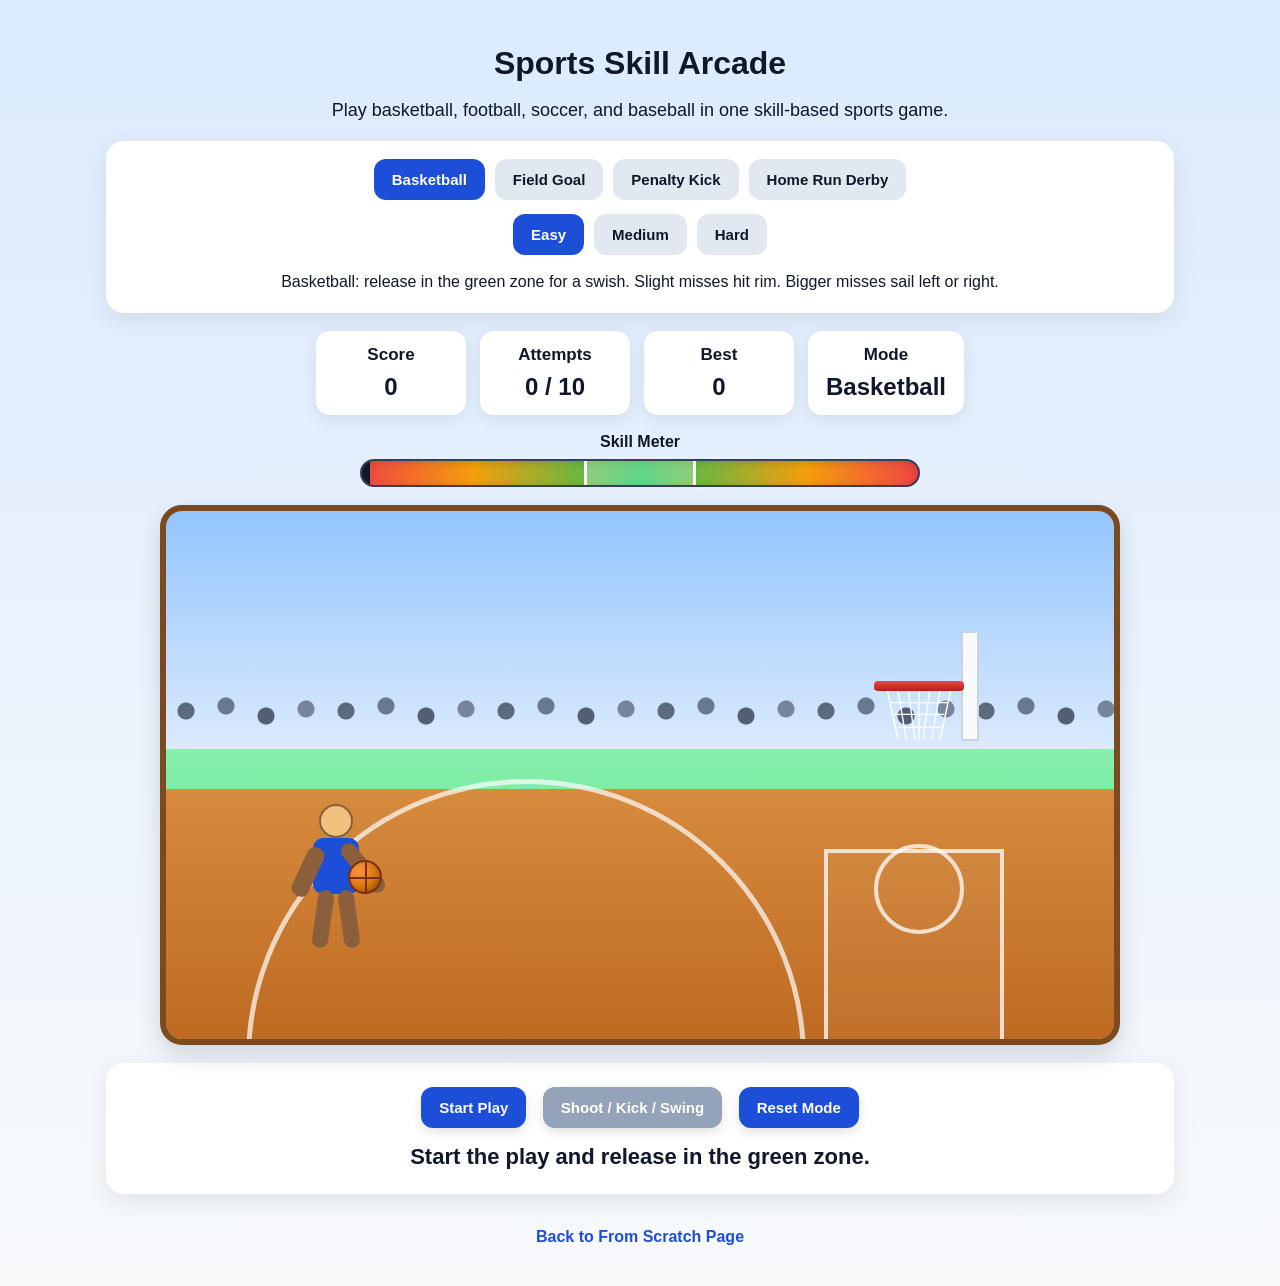
<file: ai.html>
<!DOCTYPE html>
<html lang="en">
<head>
  <meta charset="UTF-8" />
  <meta name="viewport" content="width=device-width, initial-scale=1.0" />
  <title>Sports Skill Arcade</title>
  <style>
    * {
      box-sizing: border-box;
    }

    body {
      margin: 0;
      font-family: Arial, Helvetica, sans-serif;
      background: linear-gradient(to bottom, #dbeafe, #f8fafc);
      color: #0f172a;
      text-align: center;
    }

    .container {
      max-width: 1100px;
      margin: 0 auto;
      padding: 24px 16px 40px;
    }

    h1 {
      margin-bottom: 8px;
    }

    .subtitle {
      font-size: 18px;
      margin-bottom: 20px;
    }

    .panel {
      background: white;
      border-radius: 18px;
      box-shadow: 0 8px 24px rgba(0,0,0,0.08);
      padding: 18px;
      margin-bottom: 18px;
    }

    .sport-tabs,
    .difficulty-tabs {
      display: flex;
      justify-content: center;
      gap: 10px;
      flex-wrap: wrap;
      margin-bottom: 14px;
    }

    .tab-btn,
    .difficulty-btn,
    .control-btn {
      border: none;
      border-radius: 12px;
      padding: 12px 18px;
      font-size: 15px;
      font-weight: bold;
      cursor: pointer;
      transition: 0.2s ease;
    }

    .tab-btn,
    .difficulty-btn {
      background: #e2e8f0;
      color: #0f172a;
    }

    .tab-btn.active,
    .difficulty-btn.active {
      background: #1d4ed8;
      color: white;
    }

    .control-btn {
      background: #1d4ed8;
      color: white;
      margin: 6px;
      box-shadow: 0 4px 12px rgba(0,0,0,0.12);
    }

    .control-btn:hover,
    .tab-btn:hover,
    .difficulty-btn:hover {
      transform: translateY(-1px);
    }

    .control-btn:disabled {
      background: #94a3b8;
      cursor: not-allowed;
      transform: none;
    }

    .scoreboard {
      display: flex;
      justify-content: center;
      gap: 14px;
      flex-wrap: wrap;
      margin-bottom: 18px;
    }

    .score-box {
      background: white;
      border-radius: 14px;
      padding: 14px 18px;
      min-width: 150px;
      box-shadow: 0 6px 18px rgba(0,0,0,0.08);
    }

    .score-box h3 {
      margin: 0 0 8px;
      font-size: 17px;
    }

    .score-box p {
      margin: 0;
      font-size: 24px;
      font-weight: bold;
    }

    .meter-wrap {
      max-width: 560px;
      margin: 0 auto 18px;
    }

    .meter-label {
      font-weight: bold;
      margin-bottom: 8px;
    }

    .meter {
      width: 100%;
      height: 28px;
      border-radius: 999px;
      position: relative;
      overflow: hidden;
      border: 2px solid #334155;
      background: linear-gradient(to right, #ef4444 0%, #f59e0b 20%, #22c55e 50%, #f59e0b 80%, #ef4444 100%);
      box-shadow: inset 0 2px 8px rgba(0,0,0,0.15);
    }

    .meter-target {
      position: absolute;
      top: 0;
      height: 100%;
      background: rgba(255,255,255,0.28);
      border-left: 3px solid white;
      border-right: 3px solid white;
    }

    .meter-marker {
      position: absolute;
      top: -3px;
      width: 8px;
      height: 34px;
      background: #0f172a;
      border-radius: 4px;
      left: 0%;
      z-index: 2;
    }

    .game-area {
      width: 100%;
      max-width: 960px;
      height: 540px;
      margin: 0 auto 18px;
      position: relative;
      overflow: hidden;
      border-radius: 22px;
      border: 6px solid #7c4a1f;
      box-shadow: 0 10px 24px rgba(0,0,0,0.14);
      background: linear-gradient(to bottom, #93c5fd 0%, #dbeafe 45%, #86efac 45%, #4ade80 100%);
    }

    .message {
      font-size: 22px;
      font-weight: bold;
      min-height: 32px;
      margin-top: 10px;
    }

    .instructions {
      line-height: 1.6;
      max-width: 860px;
      margin: 0 auto;
    }

    .nav-link {
      display: inline-block;
      margin-top: 16px;
      text-decoration: none;
      color: #1d4ed8;
      font-weight: bold;
    }

    .nav-link:hover {
      text-decoration: underline;
    }

    .hidden {
      display: none !important;
    }

    /* shared objects */
    .ball,
    .soccer-ball,
    .baseball,
    .football {
      position: absolute;
      z-index: 9;
    }

    .ball {
      width: 34px;
      height: 34px;
      border-radius: 50%;
      background: radial-gradient(circle at 30% 30%, #fb923c, #d97706 65%, #92400e 100%);
      border: 2px solid #7c2d12;
      box-shadow: inset -3px -3px 6px rgba(0,0,0,0.15);
    }

    .ball::before,
    .ball::after {
      content: "";
      position: absolute;
      background: #7c2d12;
    }

    .ball::before {
      width: 2px;
      height: 100%;
      left: 15px;
      top: 0;
    }

    .ball::after {
      width: 100%;
      height: 2px;
      top: 15px;
      left: 0;
    }

    .soccer-ball {
      width: 30px;
      height: 30px;
      border-radius: 50%;
      background: radial-gradient(circle at 30% 30%, white, #e5e7eb 70%);
      border: 2px solid #111827;
    }

    .baseball {
      width: 28px;
      height: 28px;
      border-radius: 50%;
      background: white;
      border: 2px solid #d1d5db;
      box-shadow: inset -2px -2px 4px rgba(0,0,0,0.08);
    }

    .football {
      width: 44px;
      height: 26px;
      border-radius: 50%;
      background: linear-gradient(to right, #92400e, #7c2d12);
      border: 2px solid #5b2b0b;
      transform: rotate(-20deg);
    }

    .football::before {
      content: "";
      position: absolute;
      left: 18px;
      top: 4px;
      width: 6px;
      height: 14px;
      background: white;
      border-radius: 3px;
    }

    .football::after {
      content: "";
      position: absolute;
      left: 14px;
      top: 10px;
      width: 14px;
      height: 2px;
      background: white;
      box-shadow: 0 -4px 0 white, 0 4px 0 white;
    }

    /* basketball scene */
    .basketball-scene .crowd {
      position: absolute;
      left: 0;
      right: 0;
      top: 170px;
      height: 70px;
      background:
        radial-gradient(circle at 20px 30px, #1f2937 0 8px, transparent 9px),
        radial-gradient(circle at 60px 25px, #334155 0 8px, transparent 9px),
        radial-gradient(circle at 100px 35px, #111827 0 8px, transparent 9px),
        radial-gradient(circle at 140px 28px, #475569 0 8px, transparent 9px);
      background-size: 160px 70px;
      opacity: 0.65;
    }

    .basketball-scene .court-floor {
      position: absolute;
      left: 0;
      right: 0;
      bottom: 0;
      height: 250px;
      background: linear-gradient(to bottom, #d68b3e, #be6a22);
    }

    .basketball-scene .three-point-line {
      position: absolute;
      width: 560px;
      height: 560px;
      border: 5px solid rgba(255,255,255,0.7);
      border-radius: 50%;
      bottom: -300px;
      left: 80px;
    }

    .basketball-scene .paint {
      position: absolute;
      right: 110px;
      bottom: 0;
      width: 180px;
      height: 190px;
      border: 4px solid rgba(255,255,255,0.75);
      border-bottom: none;
      background: rgba(255,255,255,0.04);
    }

    .basketball-scene .free-throw-circle {
      position: absolute;
      right: 150px;
      bottom: 105px;
      width: 90px;
      height: 90px;
      border: 4px solid rgba(255,255,255,0.75);
      border-radius: 50%;
    }

    .basketball-scene .backboard {
      position: absolute;
      top: 120px;
      right: 135px;
      width: 18px;
      height: 110px;
      background: #f8fafc;
      border: 2px solid #cbd5e1;
      z-index: 4;
    }

    .basketball-scene .rim {
      position: absolute;
      top: 170px;
      right: 150px;
      width: 90px;
      height: 10px;
      background: linear-gradient(to bottom, #ef4444, #b91c1c);
      border-radius: 4px;
      z-index: 5;
    }

    .basketball-scene .net {
      position: absolute;
      top: 180px;
      right: 160px;
      width: 70px;
      height: 52px;
      z-index: 4;
      pointer-events: none;
    }

    .basketball-scene .net svg {
      width: 100%;
      height: 100%;
    }

    .basketball-scene .shooter {
      position: absolute;
      left: 125px;
      bottom: 85px;
      width: 90px;
      height: 150px;
      z-index: 3;
    }

    .head {
      position: absolute;
      top: 0;
      left: 28px;
      width: 34px;
      height: 34px;
      background: #f1c27d;
      border-radius: 50%;
      border: 2px solid #8b5e3c;
    }

    .body {
      position: absolute;
      top: 34px;
      left: 22px;
      width: 46px;
      height: 56px;
      background: #1d4ed8;
      border-radius: 10px;
    }

    .arm-left,
    .arm-right,
    .leg-left,
    .leg-right {
      position: absolute;
      background: #8b5e3c;
      border-radius: 8px;
    }

    .arm-left {
      top: 42px;
      left: 8px;
      width: 18px;
      height: 52px;
      transform: rotate(25deg);
    }

    .arm-right {
      top: 34px;
      left: 64px;
      width: 16px;
      height: 60px;
      transform: rotate(-40deg);
    }

    .leg-left {
      top: 86px;
      left: 24px;
      width: 16px;
      height: 58px;
      transform: rotate(8deg);
    }

    .leg-right {
      top: 86px;
      left: 50px;
      width: 16px;
      height: 58px;
      transform: rotate(-8deg);
    }

    /* football scene */
    .football-scene .field {
      position: absolute;
      inset: 0;
      background: linear-gradient(to bottom, #7dd3fc 0%, #c7f9ff 35%, #4ade80 35%, #15803d 100%);
    }

    .football-scene .yard-lines {
      position: absolute;
      left: 0;
      right: 0;
      bottom: 0;
      height: 290px;
      background:
        repeating-linear-gradient(to right, transparent 0 88px, rgba(255,255,255,0.65) 88px 92px);
    }

    .football-scene .hash-left,
    .football-scene .hash-right {
      position: absolute;
      bottom: 110px;
      width: 100%;
      height: 8px;
      background:
        repeating-linear-gradient(to right, transparent 0 38px, rgba(255,255,255,0.75) 38px 50px);
    }

    .football-scene .hash-left { bottom: 160px; }
    .football-scene .hash-right { bottom: 120px; }

    .football-scene .goalpost {
      position: absolute;
      top: 70px;
      left: 50%;
      width: 10px;
      height: 240px;
      background: #facc15;
      transform: translateX(-50%);
      z-index: 4;
    }

    .football-scene .crossbar {
      position: absolute;
      top: 150px;
      left: calc(50% - 110px);
      width: 220px;
      height: 10px;
      background: #facc15;
      z-index: 4;
    }

    .football-scene .upright-left,
    .football-scene .upright-right {
      position: absolute;
      top: 65px;
      width: 10px;
      height: 95px;
      background: #facc15;
      z-index: 4;
    }

    .football-scene .upright-left { left: calc(50% - 110px); }
    .football-scene .upright-right { left: calc(50% + 100px); }

    .football-scene .kicker {
      position: absolute;
      left: 450px;
      bottom: 80px;
      width: 60px;
      height: 110px;
      z-index: 3;
    }

    .football-scene .kicker .head { left: 14px; width: 30px; height: 30px; }
    .football-scene .kicker .body { left: 10px; width: 36px; height: 44px; background: #dc2626; }
    .football-scene .kicker .leg-left { left: 12px; top: 72px; height: 40px; width: 12px; }
    .football-scene .kicker .leg-right { left: 32px; top: 70px; height: 42px; width: 12px; transform: rotate(-25deg); }

    /* soccer scene */
    .soccer-scene {
      background: linear-gradient(to bottom, #93c5fd 0%, #dbeafe 38%, #86efac 38%, #16a34a 100%);
    }

    .soccer-scene .pitch-lines {
      position: absolute;
      left: 40px;
      right: 40px;
      top: 200px;
      bottom: 30px;
      border: 4px solid rgba(255,255,255,0.7);
    }

    .soccer-scene .goal {
      position: absolute;
      top: 120px;
      left: 50%;
      width: 300px;
      height: 140px;
      transform: translateX(-50%);
      border: 8px solid white;
      border-bottom: 0;
      z-index: 4;
    }

    .soccer-scene .goal-net {
      position: absolute;
      top: 128px;
      left: 50%;
      width: 284px;
      height: 128px;
      transform: translateX(-50%);
      background:
        repeating-linear-gradient(to right, rgba(255,255,255,0.5) 0 2px, transparent 2px 24px),
        repeating-linear-gradient(to bottom, rgba(255,255,255,0.5) 0 2px, transparent 2px 22px);
      z-index: 3;
    }

    .soccer-scene .goalie {
      position: absolute;
      top: 165px;
      left: 50%;
      width: 50px;
      height: 80px;
      transform: translateX(-50%);
      z-index: 6;
      transition: left 0.15s linear;
    }

    .soccer-scene .goalie .head {
      width: 24px;
      height: 24px;
      left: 13px;
      top: 0;
    }

    .soccer-scene .goalie .body {
      width: 32px;
      height: 36px;
      left: 9px;
      top: 24px;
      background: #111827;
    }

    .soccer-scene .goalie .arm-left,
    .soccer-scene .goalie .arm-right {
      top: 28px;
      width: 10px;
      height: 34px;
      background: #8b5e3c;
    }

    .soccer-scene .goalie .arm-left { left: -2px; transform: rotate(30deg); }
    .soccer-scene .goalie .arm-right { left: 42px; transform: rotate(-30deg); }

    .soccer-scene .goalie .leg-left,
    .soccer-scene .goalie .leg-right {
      width: 10px;
      height: 26px;
      top: 58px;
    }

    .soccer-scene .goalie .leg-left { left: 10px; }
    .soccer-scene .goalie .leg-right { left: 28px; }

    .soccer-scene .kicker {
      position: absolute;
      left: 460px;
      bottom: 75px;
      width: 70px;
      height: 120px;
      z-index: 4;
    }

    .soccer-scene .kicker .body { background: #16a34a; }

    /* baseball scene */
    .baseball-scene {
      background: linear-gradient(to bottom, #93c5fd 0%, #dbeafe 35%, #86efac 35%, #15803d 100%);
    }

    .baseball-scene .infield {
      position: absolute;
      width: 320px;
      height: 320px;
      background: #b45309;
      left: 50%;
      bottom: -120px;
      transform: translateX(-50%) rotate(45deg);
      border: 4px solid rgba(255,255,255,0.7);
    }

    .baseball-scene .outfield-arc {
      position: absolute;
      width: 750px;
      height: 420px;
      border: 5px solid rgba(255,255,255,0.75);
      border-bottom: none;
      border-radius: 380px 380px 0 0;
      left: 50%;
      bottom: 25px;
      transform: translateX(-50%);
    }

    .baseball-scene .plate {
      position: absolute;
      left: 50%;
      bottom: 120px;
      width: 24px;
      height: 20px;
      background: white;
      transform: translateX(-50%);
      clip-path: polygon(0 0, 100% 0, 100% 65%, 50% 100%, 0 65%);
      z-index: 5;
    }

    .baseball-scene .pitcher-mound {
      position: absolute;
      left: 50%;
      top: 260px;
      width: 90px;
      height: 50px;
      background: #d4a373;
      border-radius: 50%;
      transform: translateX(-50%);
    }

    .baseball-scene .batter {
      position: absolute;
      left: 430px;
      bottom: 92px;
      width: 90px;
      height: 130px;
      z-index: 6;
    }

    .baseball-scene .batter .body {
      background: #1d4ed8;
    }

    .bat {
      position: absolute;
      left: 56px;
      top: 24px;
      width: 12px;
      height: 80px;
      background: linear-gradient(to bottom, #f5deb3, #d4a373);
      border-radius: 8px;
      transform: rotate(-35deg);
      transform-origin: bottom center;
    }

    .crowd-strip {
      position: absolute;
      left: 0;
      right: 0;
      top: 170px;
      height: 55px;
      background:
        radial-gradient(circle at 20px 30px, #1f2937 0 7px, transparent 8px),
        radial-gradient(circle at 55px 25px, #334155 0 7px, transparent 8px),
        radial-gradient(circle at 90px 30px, #111827 0 7px, transparent 8px);
      background-size: 110px 55px;
      opacity: 0.6;
    }

    @media (max-width: 900px) {
      .game-area {
        height: 500px;
      }
    }

    @media (max-width: 720px) {
      .game-area {
        height: 460px;
      }
      .score-box {
        min-width: 130px;
      }
    }
  </style>
</head>
<body>
  <div class="container">
    <h1>Sports Skill Arcade</h1>
    <p class="subtitle">Play basketball, football, soccer, and baseball in one skill-based sports game.</p>

    <div class="panel">
      <div class="sport-tabs">
        <button class="tab-btn active" data-sport="basketball">Basketball</button>
        <button class="tab-btn" data-sport="football">Field Goal</button>
        <button class="tab-btn" data-sport="soccer">Penalty Kick</button>
        <button class="tab-btn" data-sport="baseball">Home Run Derby</button>
      </div>

      <div class="difficulty-tabs">
        <button class="difficulty-btn active" data-difficulty="easy">Easy</button>
        <button class="difficulty-btn" data-difficulty="medium">Medium</button>
        <button class="difficulty-btn" data-difficulty="hard">Hard</button>
      </div>

      <div class="instructions" id="instructions">
        Press Start Play, then release in the green zone. Each sport has its own skill mechanic and target.
      </div>
    </div>

    <div class="scoreboard">
      <div class="score-box">
        <h3>Score</h3>
        <p id="score">0</p>
      </div>
      <div class="score-box">
        <h3>Attempts</h3>
        <p id="attempts">0 / 10</p>
      </div>
      <div class="score-box">
        <h3>Best</h3>
        <p id="best">0</p>
      </div>
      <div class="score-box">
        <h3>Mode</h3>
        <p id="modeLabel">Basketball</p>
      </div>
    </div>

    <div class="meter-wrap">
      <div class="meter-label">Skill Meter</div>
      <div class="meter">
        <div class="meter-target" id="meterTarget"></div>
        <div class="meter-marker" id="meterMarker"></div>
      </div>
    </div>

    <div class="game-area" id="gameArea">
      <!-- basketball -->
      <div class="scene basketball-scene" id="basketballScene">
        <div class="crowd"></div>
        <div class="court-floor"></div>
        <div class="three-point-line"></div>
        <div class="paint"></div>
        <div class="free-throw-circle"></div>
        <div class="backboard"></div>
        <div class="rim"></div>
        <div class="net" id="basketballNet">
          <svg viewBox="0 0 100 80" preserveAspectRatio="none">
            <line x1="5" y1="0" x2="20" y2="75" stroke="white" stroke-width="2"/>
            <line x1="20" y1="0" x2="32" y2="75" stroke="white" stroke-width="2"/>
            <line x1="35" y1="0" x2="44" y2="75" stroke="white" stroke-width="2"/>
            <line x1="50" y1="0" x2="50" y2="75" stroke="white" stroke-width="2"/>
            <line x1="65" y1="0" x2="56" y2="75" stroke="white" stroke-width="2"/>
            <line x1="80" y1="0" x2="68" y2="75" stroke="white" stroke-width="2"/>
            <line x1="95" y1="0" x2="80" y2="75" stroke="white" stroke-width="2"/>
            <line x1="10" y1="18" x2="90" y2="18" stroke="white" stroke-width="2"/>
            <line x1="14" y1="36" x2="86" y2="36" stroke="white" stroke-width="2"/>
            <line x1="20" y1="56" x2="80" y2="56" stroke="white" stroke-width="2"/>
          </svg>
        </div>
        <div class="shooter">
          <div class="head"></div>
          <div class="body"></div>
          <div class="arm-left"></div>
          <div class="arm-right"></div>
          <div class="leg-left"></div>
          <div class="leg-right"></div>
        </div>
        <div class="ball" id="basketballBall"></div>
      </div>

      <!-- football -->
      <div class="scene football-scene hidden" id="footballScene">
        <div class="field"></div>
        <div class="yard-lines"></div>
        <div class="hash-left"></div>
        <div class="hash-right"></div>
        <div class="goalpost"></div>
        <div class="crossbar"></div>
        <div class="upright-left"></div>
        <div class="upright-right"></div>
        <div class="kicker">
          <div class="head"></div>
          <div class="body"></div>
          <div class="leg-left"></div>
          <div class="leg-right"></div>
        </div>
        <div class="football" id="footballBall"></div>
      </div>

      <!-- soccer -->
      <div class="scene soccer-scene hidden" id="soccerScene">
        <div class="pitch-lines"></div>
        <div class="goal"></div>
        <div class="goal-net"></div>
        <div class="goalie" id="goalie">
          <div class="head"></div>
          <div class="body"></div>
          <div class="arm-left"></div>
          <div class="arm-right"></div>
          <div class="leg-left"></div>
          <div class="leg-right"></div>
        </div>
        <div class="kicker">
          <div class="head"></div>
          <div class="body"></div>
          <div class="arm-left"></div>
          <div class="arm-right"></div>
          <div class="leg-left"></div>
          <div class="leg-right"></div>
        </div>
        <div class="soccer-ball" id="soccerBall"></div>
      </div>

      <!-- baseball -->
      <div class="scene baseball-scene hidden" id="baseballScene">
        <div class="crowd-strip"></div>
        <div class="outfield-arc"></div>
        <div class="infield"></div>
        <div class="pitcher-mound"></div>
        <div class="plate"></div>
        <div class="batter">
          <div class="head"></div>
          <div class="body"></div>
          <div class="arm-left"></div>
          <div class="arm-right"></div>
          <div class="leg-left"></div>
          <div class="leg-right"></div>
          <div class="bat"></div>
        </div>
        <div class="baseball" id="baseballBall"></div>
      </div>
    </div>

    <div class="panel">
      <button class="control-btn" id="startBtn">Start Play</button>
      <button class="control-btn" id="actionBtn" disabled>Shoot / Kick / Swing</button>
      <button class="control-btn" id="resetBtn">Reset Mode</button>
      <div class="message" id="message">Pick a sport and release in the green zone.</div>
    </div>

    <a class="nav-link" href="fromScratch.html">Back to From Scratch Page</a>
  </div>

  <script>
    const state = {
      sport: "basketball",
      difficulty: "easy",
      score: 0,
      attempts: 0,
      bests: {
        basketball: 0,
        football: 0,
        soccer: 0,
        baseball: 0
      },
      meterValue: 0,
      meterDirection: 1,
      meterInterval: null,
      meterRunning: false,
      animating: false,
      goalieInterval: null,
      goalieDirection: 1,
      goalieX: 50
    };

    const config = {
      easy:   { targetStart: 40, targetWidth: 20, speed: 1.7, goalieSpeed: 1.2 },
      medium: { targetStart: 43, targetWidth: 14, speed: 2.3, goalieSpeed: 2.0 },
      hard:   { targetStart: 45, targetWidth: 10, speed: 3.0, goalieSpeed: 3.0 }
    };

    const instructionsBySport = {
      basketball: "Basketball: release in the green zone for a swish. Slight misses hit rim. Bigger misses sail left or right.",
      football: "Field Goal: time the kick so the ball goes straight through the uprights. Bad timing hooks the kick wide.",
      soccer: "Penalty Kick: release in the target zone while the goalie moves. Better timing places the ball in the corner away from the keeper.",
      baseball: "Home Run Derby: time your swing perfectly to launch a home run. Early or late swings become weak contact or a miss."
    };

    const scoreDisplay = document.getElementById("score");
    const attemptsDisplay = document.getElementById("attempts");
    const bestDisplay = document.getElementById("best");
    const messageDisplay = document.getElementById("message");
    const meterMarker = document.getElementById("meterMarker");
    const meterTarget = document.getElementById("meterTarget");
    const modeLabel = document.getElementById("modeLabel");
    const instructions = document.getElementById("instructions");

    const startBtn = document.getElementById("startBtn");
    const actionBtn = document.getElementById("actionBtn");
    const resetBtn = document.getElementById("resetBtn");

    const basketballScene = document.getElementById("basketballScene");
    const footballScene = document.getElementById("footballScene");
    const soccerScene = document.getElementById("soccerScene");
    const baseballScene = document.getElementById("baseballScene");

    const basketballBall = document.getElementById("basketballBall");
    const footballBall = document.getElementById("footballBall");
    const soccerBall = document.getElementById("soccerBall");
    const baseballBall = document.getElementById("baseballBall");
    const basketballNet = document.getElementById("basketballNet");
    const goalie = document.getElementById("goalie");

    const sportButtons = document.querySelectorAll(".tab-btn");
    const difficultyButtons = document.querySelectorAll(".difficulty-btn");

    function updateHUD() {
      scoreDisplay.textContent = state.score;
      attemptsDisplay.textContent = `${state.attempts} / 10`;
      bestDisplay.textContent = state.bests[state.sport];
      modeLabel.textContent =
        state.sport === "basketball" ? "Basketball" :
        state.sport === "football" ? "Field Goal" :
        state.sport === "soccer" ? "Penalty Kick" : "Home Run Derby";
      instructions.textContent = instructionsBySport[state.sport];
      messageDisplay.textContent = "Start the play and release in the green zone.";
    }

    function updateTargetZone() {
      const diff = config[state.difficulty];
      meterTarget.style.left = diff.targetStart + "%";
      meterTarget.style.width = diff.targetWidth + "%";
    }

    function updateActiveButtons() {
      sportButtons.forEach(btn => {
        btn.classList.toggle("active", btn.dataset.sport === state.sport);
      });
      difficultyButtons.forEach(btn => {
        btn.classList.toggle("active", btn.dataset.difficulty === state.difficulty);
      });
    }

    function showScene() {
      basketballScene.classList.add("hidden");
      footballScene.classList.add("hidden");
      soccerScene.classList.add("hidden");
      baseballScene.classList.add("hidden");

      if (state.sport === "basketball") basketballScene.classList.remove("hidden");
      if (state.sport === "football") footballScene.classList.remove("hidden");
      if (state.sport === "soccer") soccerScene.classList.remove("hidden");
      if (state.sport === "baseball") baseballScene.classList.remove("hidden");
    }

    function stopMeter() {
      clearInterval(state.meterInterval);
      state.meterInterval = null;
      state.meterRunning = false;
      actionBtn.disabled = true;
      startBtn.disabled = false;
    }

    function startMeter() {
      if (state.meterRunning || state.animating || state.attempts >= 10) {
        if (state.attempts >= 10) {
          messageDisplay.textContent = "Mode finished. Press Reset Mode or switch sports.";
        }
        return;
      }

      state.meterRunning = true;
      startBtn.disabled = true;
      actionBtn.disabled = false;
      messageDisplay.textContent = "Now release in the green zone.";

      if (state.sport === "soccer") startGoalie();

      state.meterInterval = setInterval(() => {
        state.meterValue += state.meterDirection * config[state.difficulty].speed;

        if (state.meterValue >= 100) {
          state.meterValue = 100;
          state.meterDirection = -1;
        } else if (state.meterValue <= 0) {
          state.meterValue = 0;
          state.meterDirection = 1;
        }

        meterMarker.style.left = `calc(${state.meterValue}% - 4px)`;
      }, 16);
    }

    function startGoalie() {
      stopGoalie();
      state.goalieInterval = setInterval(() => {
        state.goalieX += state.goalieDirection * config[state.difficulty].goalieSpeed;
        if (state.goalieX >= 62) {
          state.goalieX = 62;
          state.goalieDirection = -1;
        }
        if (state.goalieX <= 38) {
          state.goalieX = 38;
          state.goalieDirection = 1;
        }
        goalie.style.left = state.goalieX + "%";
      }, 16);
    }

    function stopGoalie() {
      clearInterval(state.goalieInterval);
      state.goalieInterval = null;
    }

    function accuracyFromCenter() {
      return Math.abs(state.meterValue - 50);
    }

    function animateArc(element, startX, startY, endX, endY, peakHeight, duration, callback) {
      const startTime = performance.now();
      function frame(now) {
        const t = Math.min((now - startTime) / duration, 1);
        const x = startX + (endX - startX) * t;
        const linearY = startY + (endY - startY) * t;
        const arc = 4 * peakHeight * t * (1 - t);
        const y = linearY + arc;

        element.style.left = `${x}px`;
        element.style.bottom = `${y}px`;

        if (t < 1) {
          requestAnimationFrame(frame);
        } else {
          callback();
        }
      }
      requestAnimationFrame(frame);
    }

    function resetObjects() {
      basketballBall.style.left = "182px";
      basketballBall.style.bottom = "145px";

      footballBall.style.left = "470px";
      footballBall.style.bottom = "105px";

      soccerBall.style.left = "482px";
      soccerBall.style.bottom = "100px";

      baseballBall.style.left = "480px";
      baseballBall.style.bottom = "250px";

      goalie.style.left = "50%";
      state.goalieX = 50;
      state.goalieDirection = 1;
    }

    function finishAttempt(scored, text) {
      state.animating = false;
      if (scored) {
        state.score++;
        if (state.score > state.bests[state.sport]) {
          state.bests[state.sport] = state.score;
        }
      }

      scoreDisplay.textContent = state.score;
      bestDisplay.textContent = state.bests[state.sport];
      attemptsDisplay.textContent = `${state.attempts} / 10`;
      messageDisplay.textContent = text;

      setTimeout(() => {
        resetObjects();
        if (state.attempts >= 10) {
          startBtn.disabled = true;
          actionBtn.disabled = true;
          messageDisplay.textContent = `Finished ${modeLabel.textContent}. Final score: ${state.score}/10`;
        }
      }, 750);
    }

    function basketballPlay() {
      const accuracy = accuracyFromCenter();
      let endX, endY, outcomeText, made = false;

      if (accuracy <= 7) {
        made = true;
        endX = 645;
        endY = 300;
        basketballNet.animate(
          [{ transform: "translateY(0) scaleY(1)" }, { transform: "translateY(8px) scaleY(1.12)" }, { transform: "translateY(0) scaleY(1)" }],
          { duration: 260, easing: "ease-out" }
        );
        outcomeText = "Swish! Perfect release.";
      } else if (accuracy <= 14) {
        endX = state.meterValue < 50 ? 620 : 670;
        endY = 305;
        outcomeText = "Rimmed out. So close.";
      } else if (accuracy <= 24) {
        endX = state.meterValue < 50 ? 585 : 710;
        endY = 275;
        outcomeText = "Missed. Decent look.";
      } else {
        endX = state.meterValue < 50 ? 510 : 770;
        endY = 245;
        outcomeText = "Way off. Time it better.";
      }

      animateArc(basketballBall, 182, 145, endX, endY, 220, 900, () => finishAttempt(made, outcomeText));
    }

    function footballPlay() {
      const accuracy = accuracyFromCenter();
      let endX, endY, made = false, text = "";

      if (accuracy <= 8) {
        made = true;
        endX = 472;
        endY = 380;
        text = "Right down the middle!";
      } else if (accuracy <= 16) {
        made = true;
        endX = state.meterValue < 50 ? 425 : 520;
        endY = 365;
        text = "It sneaks inside the upright!";
      } else if (accuracy <= 26) {
        endX = state.meterValue < 50 ? 360 : 590;
        endY = 345;
        text = "Just wide. No good.";
      } else {
        endX = state.meterValue < 50 ? 290 : 680;
        endY = 300;
        text = "Hooked badly. Missed it.";
      }

      animateArc(footballBall, 470, 105, endX, endY, 260, 1000, () => finishAttempt(made, text));
    }

    function soccerPlay() {
      stopGoalie();
      const accuracy = accuracyFromCenter();
      const goaliePercent = state.goalieX;
      let shotLane, goalieLane, made = false, text = "";

      if (state.meterValue < 33) shotLane = "left";
      else if (state.meterValue > 67) shotLane = "right";
      else shotLane = "center";

      if (goaliePercent < 45) goalieLane = "left";
      else if (goaliePercent > 55) goalieLane = "right";
      else goalieLane = "center";

      let endX = 480, endY = 320;

      if (shotLane === "left") endX = 390;
      if (shotLane === "center") endX = 480;
      if (shotLane === "right") endX = 570;

      if (accuracy <= 10 && shotLane !== goalieLane) {
        made = true;
        endY = 330;
        text = "Goal! Picked the perfect corner.";
      } else if (accuracy <= 18 && shotLane !== goalieLane) {
        made = true;
        endY = 290;
        text = "Goal! Just out of the keeper’s reach.";
      } else if (shotLane === goalieLane) {
        endY = 260;
        text = "Saved by the keeper!";
      } else if (accuracy <= 28) {
        endY = 245;
        text = "Missed the placement. Off target.";
      } else {
        endY = 210;
        text = "Skied it over the bar.";
      }

      animateArc(soccerBall, 482, 100, endX, endY, 90, 800, () => finishAttempt(made, text));
    }

    function baseballPlay() {
      const accuracy = accuracyFromCenter();
      let endX, endY, peak, duration, made = false, text = "";

      if (accuracy <= 6) {
        made = true;
        endX = 730;
        endY = 420;
        peak = 260;
        duration = 950;
        text = "Home run! Crushed it.";
      } else if (accuracy <= 14) {
        made = true;
        endX = 650;
        endY = 360;
        peak = 210;
        duration = 900;
        text = "Deep fly ball... gone!";
      } else if (accuracy <= 24) {
        endX = 580;
        endY = 275;
        peak = 140;
        duration = 820;
        text = "Solid contact, but not enough carry.";
      } else if (accuracy <= 34) {
        endX = 530;
        endY = 215;
        peak = 90;
        duration = 760;
        text = "Weak contact. Easy out.";
      } else {
        endX = 505;
        endY = 170;
        peak = 40;
        duration = 680;
        text = "Swing and miss.";
      }

      animateArc(baseballBall, 480, 250, endX, endY, peak, duration, () => finishAttempt(made, text));
    }

    function takeAction() {
      if (!state.meterRunning || state.animating || state.attempts >= 10) return;

      stopMeter();
      state.animating = true;
      state.attempts++;

      if (state.sport === "basketball") basketballPlay();
      if (state.sport === "football") footballPlay();
      if (state.sport === "soccer") soccerPlay();
      if (state.sport === "baseball") baseballPlay();
    }

    function resetMode() {
      stopMeter();
      stopGoalie();
      state.score = 0;
      state.attempts = 0;
      state.meterValue = 0;
      state.meterDirection = 1;
      state.animating = false;
      meterMarker.style.left = "0%";
      startBtn.disabled = false;
      actionBtn.disabled = true;
      resetObjects();
      updateHUD();
    }

    function switchSport(sport) {
      state.sport = sport;
      resetMode();
      showScene();
      updateActiveButtons();
      updateHUD();
    }

    function switchDifficulty(difficulty) {
      state.difficulty = difficulty;
      updateTargetZone();
      updateActiveButtons();
      messageDisplay.textContent = `Difficulty set to ${difficulty}.`;
    }

    sportButtons.forEach(btn => {
      btn.addEventListener("click", () => switchSport(btn.dataset.sport));
    });

    difficultyButtons.forEach(btn => {
      btn.addEventListener("click", () => switchDifficulty(btn.dataset.difficulty));
    });

    startBtn.addEventListener("click", startMeter);
    actionBtn.addEventListener("click", takeAction);
    resetBtn.addEventListener("click", resetMode);

    updateTargetZone();
    updateActiveButtons();
    showScene();
    resetObjects();
    updateHUD();
  </script>
</body>
</html>
</file>
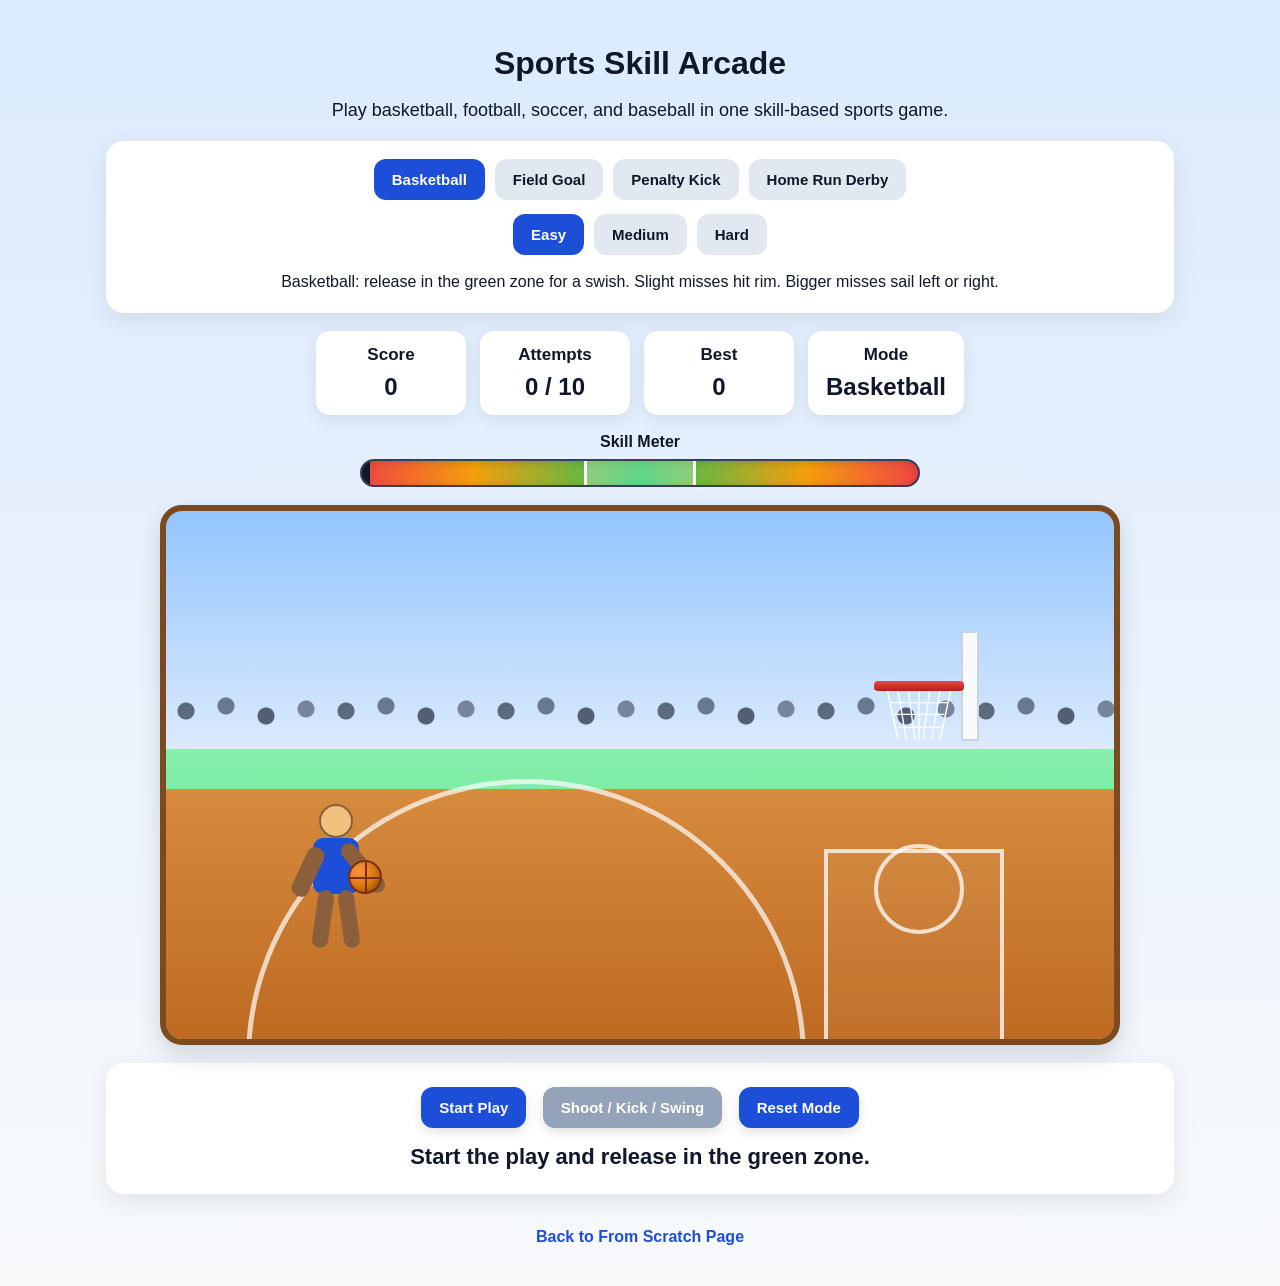
<file: app.html>
<!DOCTYPE html>
<html lang="en">
<head>
  <meta charset="UTF-8" />
  <meta name="viewport" content="width=device-width, initial-scale=1.0" />
  <title>Kaleb Bell | Sports Skill Arcade</title>
  <style>
    * {
      box-sizing: border-box;
    }

    body {
      margin: 0;
      font-family: Arial, Helvetica, sans-serif;
      background: linear-gradient(to bottom, #dbeafe, #f8fafc);
      color: #0f172a;
      text-align: center;
    }

    .container {
      max-width: 1100px;
      margin: 0 auto;
      padding: 24px 16px 40px;
    }

    h1 {
      margin-bottom: 8px;
    }

    .subtitle {
      font-size: 18px;
      margin-bottom: 20px;
    }

    .panel {
      background: white;
      border-radius: 18px;
      box-shadow: 0 8px 24px rgba(0,0,0,0.08);
      padding: 18px;
      margin-bottom: 18px;
    }

    .sport-tabs,
    .difficulty-tabs {
      display: flex;
      justify-content: center;
      gap: 10px;
      flex-wrap: wrap;
      margin-bottom: 14px;
    }

    .tab-btn,
    .difficulty-btn,
    .control-btn {
      border: none;
      border-radius: 12px;
      padding: 12px 18px;
      font-size: 15px;
      font-weight: bold;
      cursor: pointer;
      transition: 0.2s ease;
    }

    .tab-btn,
    .difficulty-btn {
      background: #e2e8f0;
      color: #0f172a;
    }

    .tab-btn.active,
    .difficulty-btn.active {
      background: #1d4ed8;
      color: white;
    }

    .control-btn {
      background: #1d4ed8;
      color: white;
      margin: 6px;
      box-shadow: 0 4px 12px rgba(0,0,0,0.12);
    }

    .control-btn:hover,
    .tab-btn:hover,
    .difficulty-btn:hover {
      transform: translateY(-1px);
    }

    .control-btn:disabled {
      background: #94a3b8;
      cursor: not-allowed;
      transform: none;
    }

    .scoreboard {
      display: flex;
      justify-content: center;
      gap: 14px;
      flex-wrap: wrap;
      margin-bottom: 18px;
    }

    .score-box {
      background: white;
      border-radius: 14px;
      padding: 14px 18px;
      min-width: 150px;
      box-shadow: 0 6px 18px rgba(0,0,0,0.08);
    }

    .score-box h3 {
      margin: 0 0 8px;
      font-size: 17px;
    }

    .score-box p {
      margin: 0;
      font-size: 24px;
      font-weight: bold;
    }

    .meter-wrap {
      max-width: 560px;
      margin: 0 auto 18px;
    }

    .meter-label {
      font-weight: bold;
      margin-bottom: 8px;
    }

    .meter {
      width: 100%;
      height: 28px;
      border-radius: 999px;
      position: relative;
      overflow: hidden;
      border: 2px solid #334155;
      background: linear-gradient(to right, #ef4444 0%, #f59e0b 20%, #22c55e 50%, #f59e0b 80%, #ef4444 100%);
      box-shadow: inset 0 2px 8px rgba(0,0,0,0.15);
    }

    .meter-target {
      position: absolute;
      top: 0;
      height: 100%;
      background: rgba(255,255,255,0.28);
      border-left: 3px solid white;
      border-right: 3px solid white;
    }

    .meter-marker {
      position: absolute;
      top: -3px;
      width: 8px;
      height: 34px;
      background: #0f172a;
      border-radius: 4px;
      left: 0%;
      z-index: 2;
    }

    .game-area {
      width: 100%;
      max-width: 960px;
      height: 540px;
      margin: 0 auto 18px;
      position: relative;
      overflow: hidden;
      border-radius: 22px;
      border: 6px solid #7c4a1f;
      box-shadow: 0 10px 24px rgba(0,0,0,0.14);
      background: linear-gradient(to bottom, #93c5fd 0%, #dbeafe 45%, #86efac 45%, #4ade80 100%);
    }

    .message {
      font-size: 22px;
      font-weight: bold;
      min-height: 32px;
      margin-top: 10px;
    }

    .instructions {
      line-height: 1.6;
      max-width: 860px;
      margin: 0 auto;
    }

    .nav-link {
      display: inline-block;
      margin-top: 16px;
      text-decoration: none;
      color: #1d4ed8;
      font-weight: bold;
    }

    .nav-link:hover {
      text-decoration: underline;
    }

    .hidden {
      display: none !important;
    }

    .ball,
    .soccer-ball,
    .baseball,
    .football {
      position: absolute;
      z-index: 9;
    }

    .ball {
      width: 34px;
      height: 34px;
      border-radius: 50%;
      background: radial-gradient(circle at 30% 30%, #fb923c, #d97706 65%, #92400e 100%);
      border: 2px solid #7c2d12;
      box-shadow: inset -3px -3px 6px rgba(0,0,0,0.15);
    }

    .ball::before,
    .ball::after {
      content: "";
      position: absolute;
      background: #7c2d12;
    }

    .ball::before {
      width: 2px;
      height: 100%;
      left: 15px;
      top: 0;
    }

    .ball::after {
      width: 100%;
      height: 2px;
      top: 15px;
      left: 0;
    }

    .soccer-ball {
      width: 30px;
      height: 30px;
      border-radius: 50%;
      background: radial-gradient(circle at 30% 30%, white, #e5e7eb 70%);
      border: 2px solid #111827;
    }

    .baseball {
      width: 28px;
      height: 28px;
      border-radius: 50%;
      background: white;
      border: 2px solid #d1d5db;
      box-shadow: inset -2px -2px 4px rgba(0,0,0,0.08);
    }

    .football {
      width: 44px;
      height: 26px;
      border-radius: 50%;
      background: linear-gradient(to right, #92400e, #7c2d12);
      border: 2px solid #5b2b0b;
      transform: rotate(-20deg);
    }

    .football::before {
      content: "";
      position: absolute;
      left: 18px;
      top: 4px;
      width: 6px;
      height: 14px;
      background: white;
      border-radius: 3px;
    }

    .football::after {
      content: "";
      position: absolute;
      left: 14px;
      top: 10px;
      width: 14px;
      height: 2px;
      background: white;
      box-shadow: 0 -4px 0 white, 0 4px 0 white;
    }

    .basketball-scene .crowd {
      position: absolute;
      left: 0;
      right: 0;
      top: 170px;
      height: 70px;
      background:
        radial-gradient(circle at 20px 30px, #1f2937 0 8px, transparent 9px),
        radial-gradient(circle at 60px 25px, #334155 0 8px, transparent 9px),
        radial-gradient(circle at 100px 35px, #111827 0 8px, transparent 9px),
        radial-gradient(circle at 140px 28px, #475569 0 8px, transparent 9px);
      background-size: 160px 70px;
      opacity: 0.65;
    }

    .basketball-scene .court-floor {
      position: absolute;
      left: 0;
      right: 0;
      bottom: 0;
      height: 250px;
      background: linear-gradient(to bottom, #d68b3e, #be6a22);
    }

    .basketball-scene .three-point-line {
      position: absolute;
      width: 560px;
      height: 560px;
      border: 5px solid rgba(255,255,255,0.7);
      border-radius: 50%;
      bottom: -300px;
      left: 80px;
    }

    .basketball-scene .paint {
      position: absolute;
      right: 110px;
      bottom: 0;
      width: 180px;
      height: 190px;
      border: 4px solid rgba(255,255,255,0.75);
      border-bottom: none;
      background: rgba(255,255,255,0.04);
    }

    .basketball-scene .free-throw-circle {
      position: absolute;
      right: 150px;
      bottom: 105px;
      width: 90px;
      height: 90px;
      border: 4px solid rgba(255,255,255,0.75);
      border-radius: 50%;
    }

    .basketball-scene .backboard {
      position: absolute;
      top: 120px;
      right: 135px;
      width: 18px;
      height: 110px;
      background: #f8fafc;
      border: 2px solid #cbd5e1;
      z-index: 4;
    }

    .basketball-scene .rim {
      position: absolute;
      top: 170px;
      right: 150px;
      width: 90px;
      height: 10px;
      background: linear-gradient(to bottom, #ef4444, #b91c1c);
      border-radius: 4px;
      z-index: 5;
    }

    .basketball-scene .net {
      position: absolute;
      top: 180px;
      right: 160px;
      width: 70px;
      height: 52px;
      z-index: 4;
      pointer-events: none;
    }

    .basketball-scene .net svg {
      width: 100%;
      height: 100%;
    }

    .basketball-scene .shooter {
      position: absolute;
      left: 125px;
      bottom: 85px;
      width: 90px;
      height: 150px;
      z-index: 3;
    }

    .head {
      position: absolute;
      top: 0;
      left: 28px;
      width: 34px;
      height: 34px;
      background: #f1c27d;
      border-radius: 50%;
      border: 2px solid #8b5e3c;
    }

    .body {
      position: absolute;
      top: 34px;
      left: 22px;
      width: 46px;
      height: 56px;
      background: #1d4ed8;
      border-radius: 10px;
    }

    .arm-left,
    .arm-right,
    .leg-left,
    .leg-right {
      position: absolute;
      background: #8b5e3c;
      border-radius: 8px;
    }

    .arm-left {
      top: 42px;
      left: 8px;
      width: 18px;
      height: 52px;
      transform: rotate(25deg);
    }

    .arm-right {
      top: 34px;
      left: 64px;
      width: 16px;
      height: 60px;
      transform: rotate(-40deg);
    }

    .leg-left {
      top: 86px;
      left: 24px;
      width: 16px;
      height: 58px;
      transform: rotate(8deg);
    }

    .leg-right {
      top: 86px;
      left: 50px;
      width: 16px;
      height: 58px;
      transform: rotate(-8deg);
    }

    .football-scene .field {
      position: absolute;
      inset: 0;
      background: linear-gradient(to bottom, #7dd3fc 0%, #c7f9ff 35%, #4ade80 35%, #15803d 100%);
    }

    .football-scene .yard-lines {
      position: absolute;
      left: 0;
      right: 0;
      bottom: 0;
      height: 290px;
      background:
        repeating-linear-gradient(to right, transparent 0 88px, rgba(255,255,255,0.65) 88px 92px);
    }

    .football-scene .hash-left,
    .football-scene .hash-right {
      position: absolute;
      bottom: 110px;
      width: 100%;
      height: 8px;
      background:
        repeating-linear-gradient(to right, transparent 0 38px, rgba(255,255,255,0.75) 38px 50px);
    }

    .football-scene .hash-left { bottom: 160px; }
    .football-scene .hash-right { bottom: 120px; }

    .football-scene .goalpost {
      position: absolute;
      top: 70px;
      left: 50%;
      width: 10px;
      height: 240px;
      background: #facc15;
      transform: translateX(-50%);
      z-index: 4;
    }

    .football-scene .crossbar {
      position: absolute;
      top: 150px;
      left: calc(50% - 110px);
      width: 220px;
      height: 10px;
      background: #facc15;
      z-index: 4;
    }

    .football-scene .upright-left,
    .football-scene .upright-right {
      position: absolute;
      top: 65px;
      width: 10px;
      height: 95px;
      background: #facc15;
      z-index: 4;
    }

    .football-scene .upright-left { left: calc(50% - 110px); }
    .football-scene .upright-right { left: calc(50% + 100px); }

    .football-scene .kicker {
      position: absolute;
      left: 450px;
      bottom: 80px;
      width: 60px;
      height: 110px;
      z-index: 3;
    }

    .football-scene .kicker .head { left: 14px; width: 30px; height: 30px; }
    .football-scene .kicker .body { left: 10px; width: 36px; height: 44px; background: #dc2626; }
    .football-scene .kicker .leg-left { left: 12px; top: 72px; height: 40px; width: 12px; }
    .football-scene .kicker .leg-right { left: 32px; top: 70px; height: 42px; width: 12px; transform: rotate(-25deg); }

    .soccer-scene {
      background: linear-gradient(to bottom, #93c5fd 0%, #dbeafe 38%, #86efac 38%, #16a34a 100%);
    }

    .soccer-scene .pitch-lines {
      position: absolute;
      left: 40px;
      right: 40px;
      top: 200px;
      bottom: 30px;
      border: 4px solid rgba(255,255,255,0.7);
    }

    .soccer-scene .goal {
      position: absolute;
      top: 120px;
      left: 50%;
      width: 300px;
      height: 140px;
      transform: translateX(-50%);
      border: 8px solid white;
      border-bottom: 0;
      z-index: 4;
    }

    .soccer-scene .goal-net {
      position: absolute;
      top: 128px;
      left: 50%;
      width: 284px;
      height: 128px;
      transform: translateX(-50%);
      background:
        repeating-linear-gradient(to right, rgba(255,255,255,0.5) 0 2px, transparent 2px 24px),
        repeating-linear-gradient(to bottom, rgba(255,255,255,0.5) 0 2px, transparent 2px 22px);
      z-index: 3;
    }

    .soccer-scene .goalie {
      position: absolute;
      top: 165px;
      left: 50%;
      width: 50px;
      height: 80px;
      transform: translateX(-50%);
      z-index: 6;
      transition: left 0.15s linear;
    }

    .soccer-scene .goalie .head {
      width: 24px;
      height: 24px;
      left: 13px;
      top: 0;
    }

    .soccer-scene .goalie .body {
      width: 32px;
      height: 36px;
      left: 9px;
      top: 24px;
      background: #111827;
    }

    .soccer-scene .goalie .arm-left,
    .soccer-scene .goalie .arm-right {
      top: 28px;
      width: 10px;
      height: 34px;
      background: #8b5e3c;
    }

    .soccer-scene .goalie .arm-left { left: -2px; transform: rotate(30deg); }
    .soccer-scene .goalie .arm-right { left: 42px; transform: rotate(-30deg); }

    .soccer-scene .goalie .leg-left,
    .soccer-scene .goalie .leg-right {
      width: 10px;
      height: 26px;
      top: 58px;
    }

    .soccer-scene .goalie .leg-left { left: 10px; }
    .soccer-scene .goalie .leg-right { left: 28px; }

    .soccer-scene .kicker {
      position: absolute;
      left: 460px;
      bottom: 75px;
      width: 70px;
      height: 120px;
      z-index: 4;
    }

    .soccer-scene .kicker .body { background: #16a34a; }

    .baseball-scene {
      background: linear-gradient(to bottom, #93c5fd 0%, #dbeafe 35%, #86efac 35%, #15803d 100%);
    }

    .baseball-scene .infield {
      position: absolute;
      width: 320px;
      height: 320px;
      background: #b45309;
      left: 50%;
      bottom: -120px;
      transform: translateX(-50%) rotate(45deg);
      border: 4px solid rgba(255,255,255,0.7);
    }

    .baseball-scene .outfield-arc {
      position: absolute;
      width: 750px;
      height: 420px;
      border: 5px solid rgba(255,255,255,0.75);
      border-bottom: none;
      border-radius: 380px 380px 0 0;
      left: 50%;
      bottom: 25px;
      transform: translateX(-50%);
    }

    .baseball-scene .plate {
      position: absolute;
      left: 50%;
      bottom: 120px;
      width: 24px;
      height: 20px;
      background: white;
      transform: translateX(-50%);
      clip-path: polygon(0 0, 100% 0, 100% 65%, 50% 100%, 0 65%);
      z-index: 5;
    }

    .baseball-scene .pitcher-mound {
      position: absolute;
      left: 50%;
      top: 260px;
      width: 90px;
      height: 50px;
      background: #d4a373;
      border-radius: 50%;
      transform: translateX(-50%);
    }

    .baseball-scene .batter {
      position: absolute;
      left: 430px;
      bottom: 92px;
      width: 90px;
      height: 130px;
      z-index: 6;
    }

    .baseball-scene .batter .body {
      background: #1d4ed8;
    }

    .bat {
      position: absolute;
      left: 56px;
      top: 24px;
      width: 12px;
      height: 80px;
      background: linear-gradient(to bottom, #f5deb3, #d4a373);
      border-radius: 8px;
      transform: rotate(-35deg);
      transform-origin: bottom center;
    }

    .crowd-strip {
      position: absolute;
      left: 0;
      right: 0;
      top: 170px;
      height: 55px;
      background:
        radial-gradient(circle at 20px 30px, #1f2937 0 7px, transparent 8px),
        radial-gradient(circle at 55px 25px, #334155 0 7px, transparent 8px),
        radial-gradient(circle at 90px 30px, #111827 0 7px, transparent 8px);
      background-size: 110px 55px;
      opacity: 0.6;
    }

    @media (max-width: 900px) {
      .game-area {
        height: 500px;
      }
    }

    @media (max-width: 720px) {
      .game-area {
        height: 460px;
      }
      .score-box {
        min-width: 130px;
      }
    }
  </style>
</head>
<body>
  <div class="container">
    <h1>Sports Skill Arcade</h1>
    <p class="subtitle">Play basketball, football, soccer, and baseball in one skill-based sports game.</p>

    <div class="panel">
      <div class="sport-tabs">
        <button class="tab-btn active" data-sport="basketball">Basketball</button>
        <button class="tab-btn" data-sport="football">Field Goal</button>
        <button class="tab-btn" data-sport="soccer">Penalty Kick</button>
        <button class="tab-btn" data-sport="baseball">Home Run Derby</button>
      </div>

      <div class="difficulty-tabs">
        <button class="difficulty-btn active" data-difficulty="easy">Easy</button>
        <button class="difficulty-btn" data-difficulty="medium">Medium</button>
        <button class="difficulty-btn" data-difficulty="hard">Hard</button>
      </div>

      <div class="instructions" id="instructions">
        Press Start Play, then release in the green zone. Each sport has its own skill mechanic and target.
      </div>
    </div>

    <div class="scoreboard">
      <div class="score-box">
        <h3>Score</h3>
        <p id="score">0</p>
      </div>
      <div class="score-box">
        <h3>Attempts</h3>
        <p id="attempts">0 / 10</p>
      </div>
      <div class="score-box">
        <h3>Best</h3>
        <p id="best">0</p>
      </div>
      <div class="score-box">
        <h3>Mode</h3>
        <p id="modeLabel">Basketball</p>
      </div>
    </div>

    <div class="meter-wrap">
      <div class="meter-label">Skill Meter</div>
      <div class="meter">
        <div class="meter-target" id="meterTarget"></div>
        <div class="meter-marker" id="meterMarker"></div>
      </div>
    </div>

    <div class="game-area" id="gameArea">
      <div class="scene basketball-scene" id="basketballScene">
        <div class="crowd"></div>
        <div class="court-floor"></div>
        <div class="three-point-line"></div>
        <div class="paint"></div>
        <div class="free-throw-circle"></div>
        <div class="backboard"></div>
        <div class="rim"></div>
        <div class="net" id="basketballNet">
          <svg viewBox="0 0 100 80" preserveAspectRatio="none">
            <line x1="5" y1="0" x2="20" y2="75" stroke="white" stroke-width="2"/>
            <line x1="20" y1="0" x2="32" y2="75" stroke="white" stroke-width="2"/>
            <line x1="35" y1="0" x2="44" y2="75" stroke="white" stroke-width="2"/>
            <line x1="50" y1="0" x2="50" y2="75" stroke="white" stroke-width="2"/>
            <line x1="65" y1="0" x2="56" y2="75" stroke="white" stroke-width="2"/>
            <line x1="80" y1="0" x2="68" y2="75" stroke="white" stroke-width="2"/>
            <line x1="95" y1="0" x2="80" y2="75" stroke="white" stroke-width="2"/>
            <line x1="10" y1="18" x2="90" y2="18" stroke="white" stroke-width="2"/>
            <line x1="14" y1="36" x2="86" y2="36" stroke="white" stroke-width="2"/>
            <line x1="20" y1="56" x2="80" y2="56" stroke="white" stroke-width="2"/>
          </svg>
        </div>
        <div class="shooter">
          <div class="head"></div>
          <div class="body"></div>
          <div class="arm-left"></div>
          <div class="arm-right"></div>
          <div class="leg-left"></div>
          <div class="leg-right"></div>
        </div>
        <div class="ball" id="basketballBall"></div>
      </div>

      <div class="scene football-scene hidden" id="footballScene">
        <div class="field"></div>
        <div class="yard-lines"></div>
        <div class="hash-left"></div>
        <div class="hash-right"></div>
        <div class="goalpost"></div>
        <div class="crossbar"></div>
        <div class="upright-left"></div>
        <div class="upright-right"></div>
        <div class="kicker">
          <div class="head"></div>
          <div class="body"></div>
          <div class="leg-left"></div>
          <div class="leg-right"></div>
        </div>
        <div class="football" id="footballBall"></div>
      </div>

      <div class="scene soccer-scene hidden" id="soccerScene">
        <div class="pitch-lines"></div>
        <div class="goal"></div>
        <div class="goal-net"></div>
        <div class="goalie" id="goalie">
          <div class="head"></div>
          <div class="body"></div>
          <div class="arm-left"></div>
          <div class="arm-right"></div>
          <div class="leg-left"></div>
          <div class="leg-right"></div>
        </div>
        <div class="kicker">
          <div class="head"></div>
          <div class="body"></div>
          <div class="arm-left"></div>
          <div class="arm-right"></div>
          <div class="leg-left"></div>
          <div class="leg-right"></div>
        </div>
        <div class="soccer-ball" id="soccerBall"></div>
      </div>

      <div class="scene baseball-scene hidden" id="baseballScene">
        <div class="crowd-strip"></div>
        <div class="outfield-arc"></div>
        <div class="infield"></div>
        <div class="pitcher-mound"></div>
        <div class="plate"></div>
        <div class="batter">
          <div class="head"></div>
          <div class="body"></div>
          <div class="arm-left"></div>
          <div class="arm-right"></div>
          <div class="leg-left"></div>
          <div class="leg-right"></div>
          <div class="bat"></div>
        </div>
        <div class="baseball" id="baseballBall"></div>
      </div>
    </div>

    <div class="panel">
      <button class="control-btn" id="startBtn">Start Play</button>
      <button class="control-btn" id="actionBtn" disabled>Shoot / Kick / Swing</button>
      <button class="control-btn" id="resetBtn">Reset Mode</button>
      <div class="message" id="message">Pick a sport and release in the green zone.</div>
    </div>

    <a class="nav-link" href="fromScratch.html">Back to From Scratch Page</a>
  </div>

  <script>
    const state = {
      sport: "basketball",
      difficulty: "easy",
      score: 0,
      attempts: 0,
      bests: {
        basketball: 0,
        football: 0,
        soccer: 0,
        baseball: 0
      },
      meterValue: 0,
      meterDirection: 1,
      meterInterval: null,
      meterRunning: false,
      animating: false,
      goalieInterval: null,
      goalieDirection: 1,
      goalieX: 50
    };

    const config = {
      easy:   { targetStart: 40, targetWidth: 20, speed: 1.7, goalieSpeed: 1.2 },
      medium: { targetStart: 43, targetWidth: 14, speed: 2.3, goalieSpeed: 2.0 },
      hard:   { targetStart: 45, targetWidth: 10, speed: 3.0, goalieSpeed: 3.0 }
    };

    const instructionsBySport = {
      basketball: "Basketball: release in the green zone for a swish. Slight misses hit rim. Bigger misses sail left or right.",
      football: "Field Goal: time the kick so the ball goes straight through the uprights. Bad timing hooks the kick wide.",
      soccer: "Penalty Kick: release in the target zone while the goalie moves. Better timing places the ball in the corner away from the keeper.",
      baseball: "Home Run Derby: time your swing perfectly to launch a home run. Early or late swings become weak contact or a miss."
    };

    const scoreDisplay = document.getElementById("score");
    const attemptsDisplay = document.getElementById("attempts");
    const bestDisplay = document.getElementById("best");
    const messageDisplay = document.getElementById("message");
    const meterMarker = document.getElementById("meterMarker");
    const meterTarget = document.getElementById("meterTarget");
    const modeLabel = document.getElementById("modeLabel");
    const instructions = document.getElementById("instructions");

    const startBtn = document.getElementById("startBtn");
    const actionBtn = document.getElementById("actionBtn");
    const resetBtn = document.getElementById("resetBtn");

    const basketballScene = document.getElementById("basketballScene");
    const footballScene = document.getElementById("footballScene");
    const soccerScene = document.getElementById("soccerScene");
    const baseballScene = document.getElementById("baseballScene");

    const basketballBall = document.getElementById("basketballBall");
    const footballBall = document.getElementById("footballBall");
    const soccerBall = document.getElementById("soccerBall");
    const baseballBall = document.getElementById("baseballBall");
    const basketballNet = document.getElementById("basketballNet");
    const goalie = document.getElementById("goalie");

    const sportButtons = document.querySelectorAll(".tab-btn");
    const difficultyButtons = document.querySelectorAll(".difficulty-btn");

    function updateHUD() {
      scoreDisplay.textContent = state.score;
      attemptsDisplay.textContent = `${state.attempts} / 10`;
      bestDisplay.textContent = state.bests[state.sport];
      modeLabel.textContent =
        state.sport === "basketball" ? "Basketball" :
        state.sport === "football" ? "Field Goal" :
        state.sport === "soccer" ? "Penalty Kick" : "Home Run Derby";
      instructions.textContent = instructionsBySport[state.sport];
      messageDisplay.textContent = "Start the play and release in the green zone.";
    }

    function updateTargetZone() {
      const diff = config[state.difficulty];
      meterTarget.style.left = diff.targetStart + "%";
      meterTarget.style.width = diff.targetWidth + "%";
    }

    function updateActiveButtons() {
      sportButtons.forEach(btn => {
        btn.classList.toggle("active", btn.dataset.sport === state.sport);
      });
      difficultyButtons.forEach(btn => {
        btn.classList.toggle("active", btn.dataset.difficulty === state.difficulty);
      });
    }

    function showScene() {
      basketballScene.classList.add("hidden");
      footballScene.classList.add("hidden");
      soccerScene.classList.add("hidden");
      baseballScene.classList.add("hidden");

      if (state.sport === "basketball") basketballScene.classList.remove("hidden");
      if (state.sport === "football") footballScene.classList.remove("hidden");
      if (state.sport === "soccer") soccerScene.classList.remove("hidden");
      if (state.sport === "baseball") baseballScene.classList.remove("hidden");
    }

    function stopMeter() {
      clearInterval(state.meterInterval);
      state.meterInterval = null;
      state.meterRunning = false;
      actionBtn.disabled = true;
      startBtn.disabled = false;
    }

    function startMeter() {
      if (state.meterRunning || state.animating || state.attempts >= 10) {
        if (state.attempts >= 10) {
          messageDisplay.textContent = "Mode finished. Press Reset Mode or switch sports.";
        }
        return;
      }

      state.meterRunning = true;
      startBtn.disabled = true;
      actionBtn.disabled = false;
      messageDisplay.textContent = "Now release in the green zone.";

      if (state.sport === "soccer") startGoalie();

      state.meterInterval = setInterval(() => {
        state.meterValue += state.meterDirection * config[state.difficulty].speed;

        if (state.meterValue >= 100) {
          state.meterValue = 100;
          state.meterDirection = -1;
        } else if (state.meterValue <= 0) {
          state.meterValue = 0;
          state.meterDirection = 1;
        }

        meterMarker.style.left = `calc(${state.meterValue}% - 4px)`;
      }, 16);
    }

    function startGoalie() {
      stopGoalie();
      state.goalieInterval = setInterval(() => {
        state.goalieX += state.goalieDirection * config[state.difficulty].goalieSpeed;
        if (state.goalieX >= 62) {
          state.goalieX = 62;
          state.goalieDirection = -1;
        }
        if (state.goalieX <= 38) {
          state.goalieX = 38;
          state.goalieDirection = 1;
        }
        goalie.style.left = state.goalieX + "%";
      }, 16);
    }

    function stopGoalie() {
      clearInterval(state.goalieInterval);
      state.goalieInterval = null;
    }

    function accuracyFromCenter() {
      return Math.abs(state.meterValue - 50);
    }

    function animateArc(element, startX, startY, endX, endY, peakHeight, duration, callback) {
      const startTime = performance.now();
      function frame(now) {
        const t = Math.min((now - startTime) / duration, 1);
        const x = startX + (endX - startX) * t;
        const linearY = startY + (endY - startY) * t;
        const arc = 4 * peakHeight * t * (1 - t);
        const y = linearY + arc;

        element.style.left = `${x}px`;
        element.style.bottom = `${y}px`;

        if (t < 1) {
          requestAnimationFrame(frame);
        } else {
          callback();
        }
      }
      requestAnimationFrame(frame);
    }

    function resetObjects() {
      basketballBall.style.left = "182px";
      basketballBall.style.bottom = "145px";

      footballBall.style.left = "470px";
      footballBall.style.bottom = "105px";

      soccerBall.style.left = "482px";
      soccerBall.style.bottom = "100px";

      baseballBall.style.left = "480px";
      baseballBall.style.bottom = "250px";

      goalie.style.left = "50%";
      state.goalieX = 50;
      state.goalieDirection = 1;
    }

    function finishAttempt(scored, text) {
      state.animating = false;
      if (scored) {
        state.score++;
        if (state.score > state.bests[state.sport]) {
          state.bests[state.sport] = state.score;
        }
      }

      scoreDisplay.textContent = state.score;
      bestDisplay.textContent = state.bests[state.sport];
      attemptsDisplay.textContent = `${state.attempts} / 10`;
      messageDisplay.textContent = text;

      setTimeout(() => {
        resetObjects();
        if (state.attempts >= 10) {
          startBtn.disabled = true;
          actionBtn.disabled = true;
          messageDisplay.textContent = `Finished ${modeLabel.textContent}. Final score: ${state.score}/10`;
        }
      }, 750);
    }

    function basketballPlay() {
      const accuracy = accuracyFromCenter();
      let endX, endY, outcomeText, made = false;

      if (accuracy <= 7) {
        made = true;
        endX = 645;
        endY = 300;
        basketballNet.animate(
          [{ transform: "translateY(0) scaleY(1)" }, { transform: "translateY(8px) scaleY(1.12)" }, { transform: "translateY(0) scaleY(1)" }],
          { duration: 260, easing: "ease-out" }
        );
        outcomeText = "Swish! Perfect release.";
      } else if (accuracy <= 14) {
        endX = state.meterValue < 50 ? 620 : 670;
        endY = 305;
        outcomeText = "Rimmed out. So close.";
      } else if (accuracy <= 24) {
        endX = state.meterValue < 50 ? 585 : 710;
        endY = 275;
        outcomeText = "Missed. Decent look.";
      } else {
        endX = state.meterValue < 50 ? 510 : 770;
        endY = 245;
        outcomeText = "Way off. Time it better.";
      }

      animateArc(basketballBall, 182, 145, endX, endY, 220, 900, () => finishAttempt(made, outcomeText));
    }

    function footballPlay() {
      const accuracy = accuracyFromCenter();
      let endX, endY, made = false, text = "";

      if (accuracy <= 8) {
        made = true;
        endX = 472;
        endY = 380;
        text = "Right down the middle!";
      } else if (accuracy <= 16) {
        made = true;
        endX = state.meterValue < 50 ? 425 : 520;
        endY = 365;
        text = "It sneaks inside the upright!";
      } else if (accuracy <= 26) {
        endX = state.meterValue < 50 ? 360 : 590;
        endY = 345;
        text = "Just wide. No good.";
      } else {
        endX = state.meterValue < 50 ? 290 : 680;
        endY = 300;
        text = "Hooked badly. Missed it.";
      }

      animateArc(footballBall, 470, 105, endX, endY, 260, 1000, () => finishAttempt(made, text));
    }

    function soccerPlay() {
      stopGoalie();
      const accuracy = accuracyFromCenter();
      const goaliePercent = state.goalieX;
      let shotLane, goalieLane, made = false, text = "";

      if (state.meterValue < 33) shotLane = "left";
      else if (state.meterValue > 67) shotLane = "right";
      else shotLane = "center";

      if (goaliePercent < 45) goalieLane = "left";
      else if (goaliePercent > 55) goalieLane = "right";
      else goalieLane = "center";

      let endX = 480, endY = 320;

      if (shotLane === "left") endX = 390;
      if (shotLane === "center") endX = 480;
      if (shotLane === "right") endX = 570;

      if (accuracy <= 10 && shotLane !== goalieLane) {
        made = true;
        endY = 330;
        text = "Goal! Picked the perfect corner.";
      } else if (accuracy <= 18 && shotLane !== goalieLane) {
        made = true;
        endY = 290;
        text = "Goal! Just out of the keeper’s reach.";
      } else if (shotLane === goalieLane) {
        endY = 260;
        text = "Saved by the keeper!";
      } else if (accuracy <= 28) {
        endY = 245;
        text = "Missed the placement. Off target.";
      } else {
        endY = 210;
        text = "Skied it over the bar.";
      }

      animateArc(soccerBall, 482, 100, endX, endY, 90, 800, () => finishAttempt(made, text));
    }

    function baseballPlay() {
      const accuracy = accuracyFromCenter();
      let endX, endY, peak, duration, made = false, text = "";

      if (accuracy <= 6) {
        made = true;
        endX = 730;
        endY = 420;
        peak = 260;
        duration = 950;
        text = "Home run! Crushed it.";
      } else if (accuracy <= 14) {
        made = true;
        endX = 650;
        endY = 360;
        peak = 210;
        duration = 900;
        text = "Deep fly ball... gone!";
      } else if (accuracy <= 24) {
        endX = 580;
        endY = 275;
        peak = 140;
        duration = 820;
        text = "Solid contact, but not enough carry.";
      } else if (accuracy <= 34) {
        endX = 530;
        endY = 215;
        peak = 90;
        duration = 760;
        text = "Weak contact. Easy out.";
      } else {
        endX = 505;
        endY = 170;
        peak = 40;
        duration = 680;
        text = "Swing and miss.";
      }

      animateArc(baseballBall, 480, 250, endX, endY, peak, duration, () => finishAttempt(made, text));
    }

    function takeAction() {
      if (!state.meterRunning || state.animating || state.attempts >= 10) return;

      stopMeter();
      state.animating = true;
      state.attempts++;

      if (state.sport === "basketball") basketballPlay();
      if (state.sport === "football") footballPlay();
      if (state.sport === "soccer") soccerPlay();
      if (state.sport === "baseball") baseballPlay();
    }

    function resetMode() {
      stopMeter();
      stopGoalie();
      state.score = 0;
      state.attempts = 0;
      state.meterValue = 0;
      state.meterDirection = 1;
      state.animating = false;
      meterMarker.style.left = "0%";
      startBtn.disabled = false;
      actionBtn.disabled = true;
      resetObjects();
      updateHUD();
    }

    function switchSport(sport) {
      state.sport = sport;
      resetMode();
      showScene();
      updateActiveButtons();
      updateHUD();
    }

    function switchDifficulty(difficulty) {
      state.difficulty = difficulty;
      updateTargetZone();
      updateActiveButtons();
      messageDisplay.textContent = `Difficulty set to ${difficulty}.`;
    }

    sportButtons.forEach(btn => {
      btn.addEventListener("click", () => switchSport(btn.dataset.sport));
    });

    difficultyButtons.forEach(btn => {
      btn.addEventListener("click", () => switchDifficulty(btn.dataset.difficulty));
    });

    startBtn.addEventListener("click", startMeter);
    actionBtn.addEventListener("click", takeAction);
    resetBtn.addEventListener("click", resetMode);

    updateTargetZone();
    updateActiveButtons();
    showScene();
    resetObjects();
    updateHUD();
  </script>
</body>
</html>
</file>
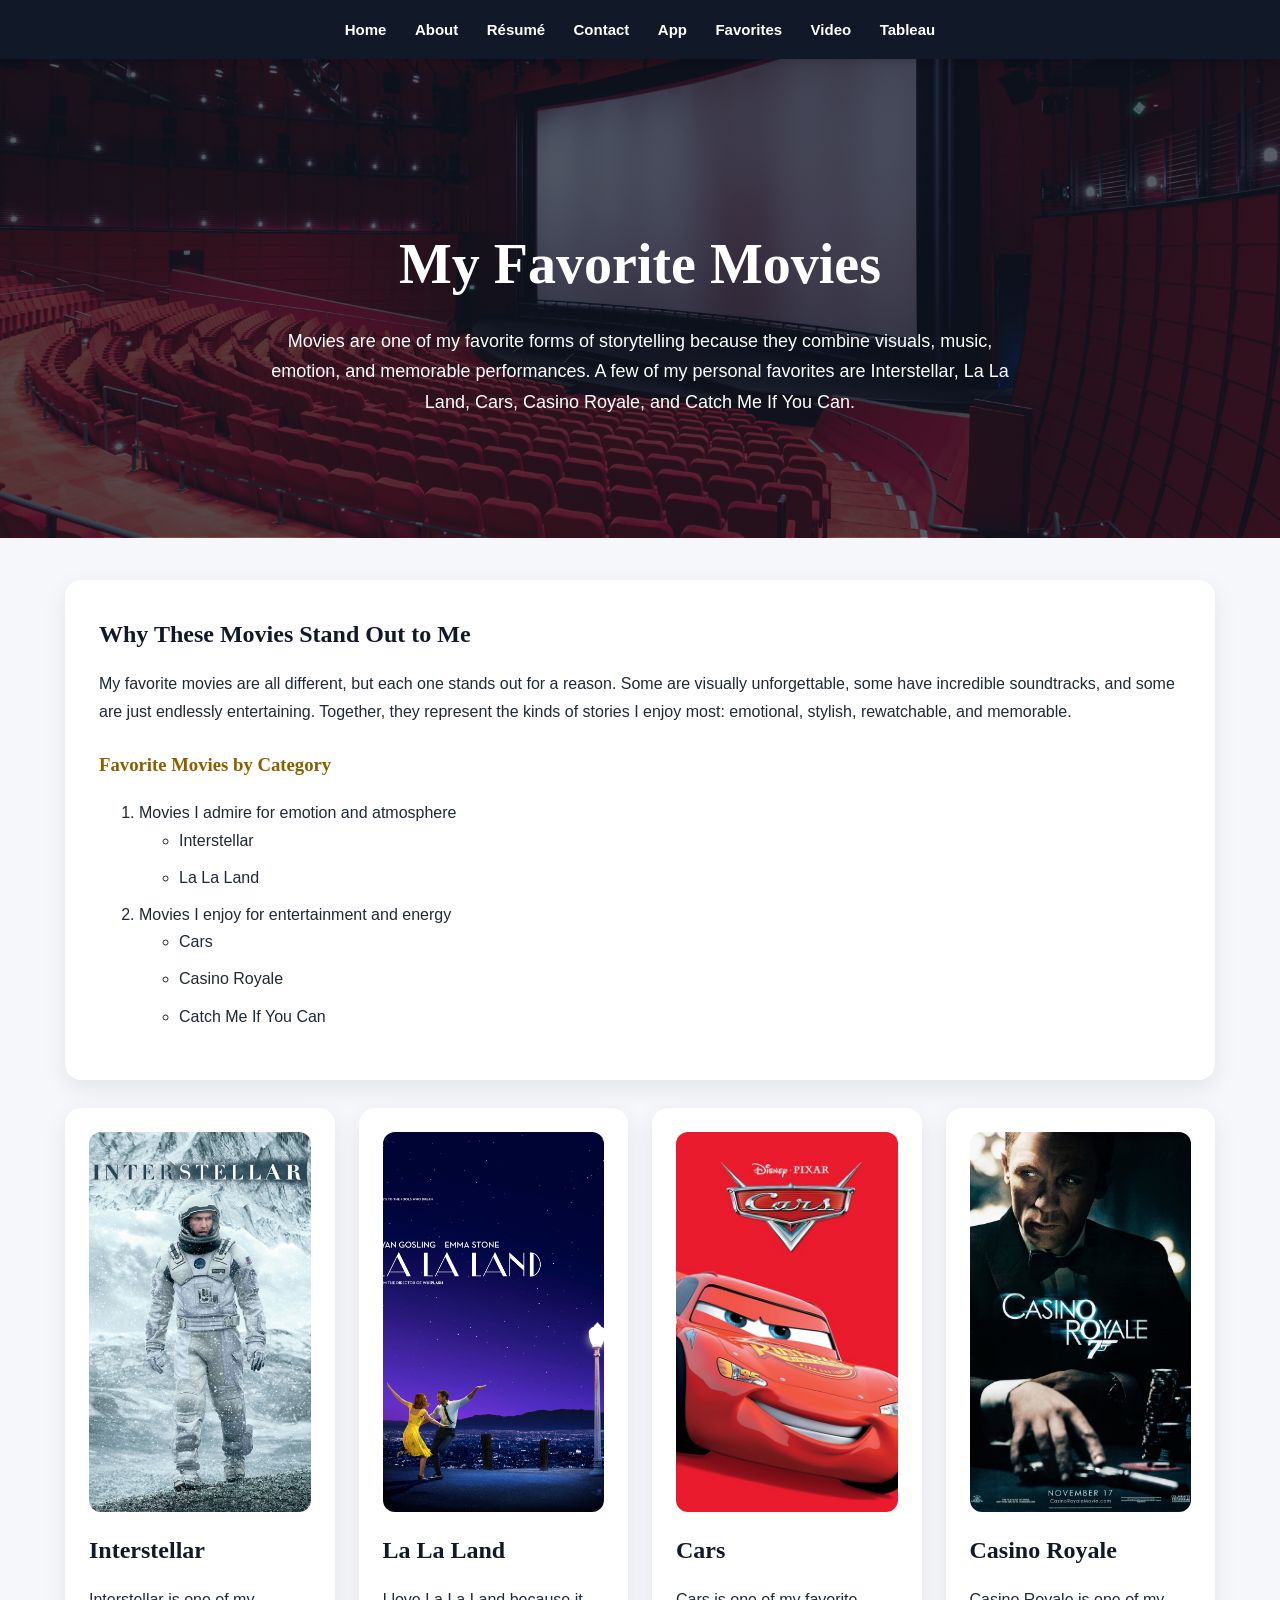
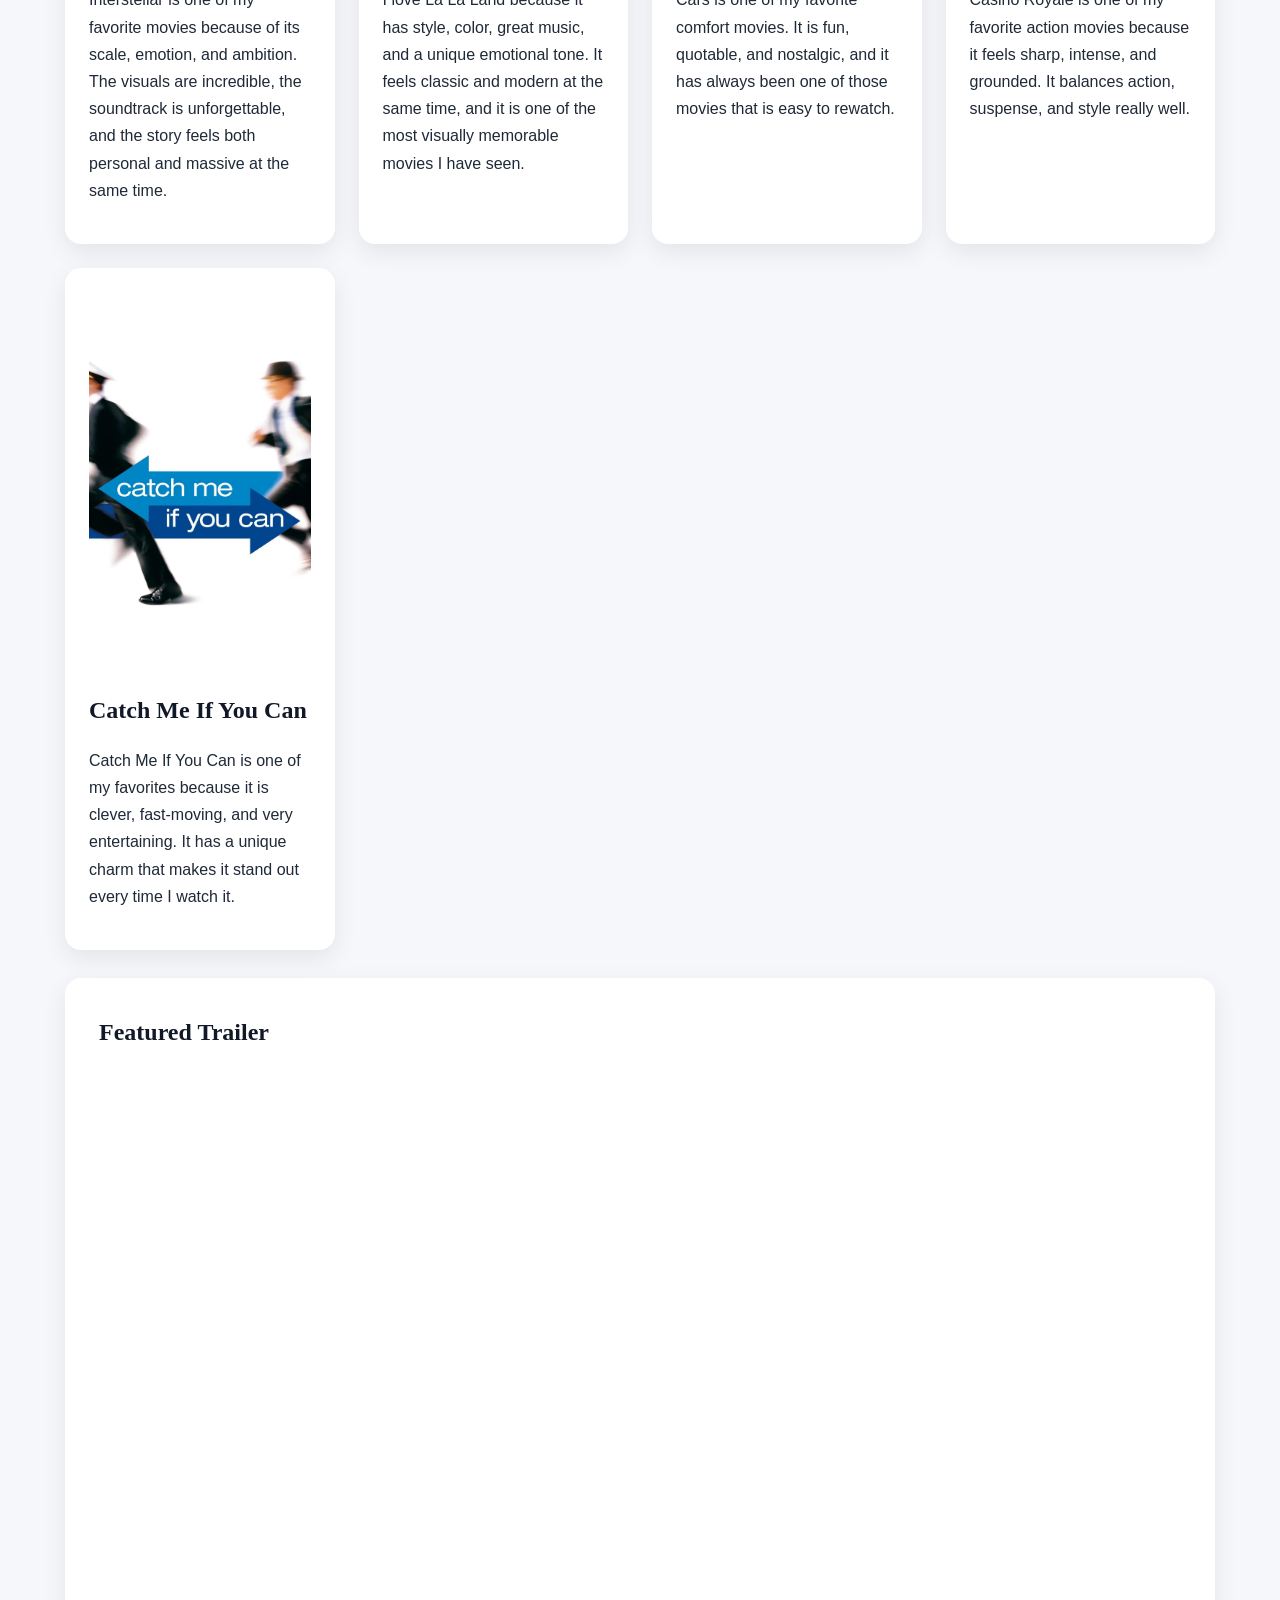
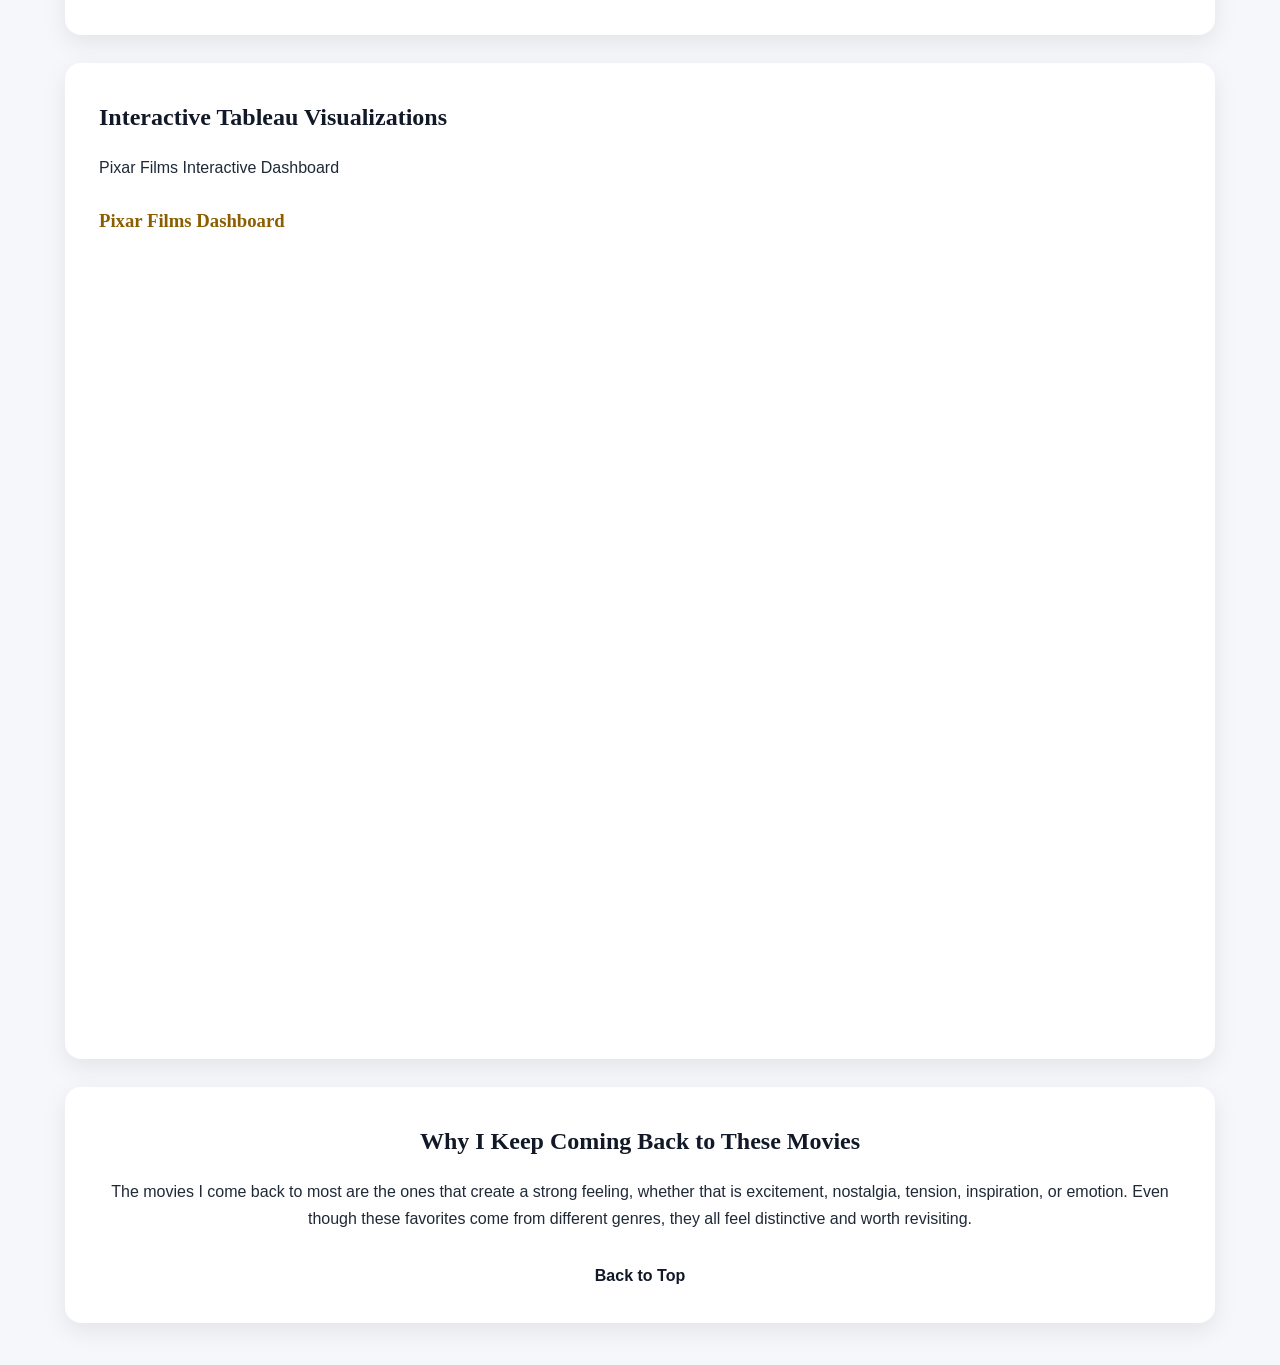
<file: fromScratch.html>
<!DOCTYPE html>
<html lang="en">
<head>
    <meta charset="UTF-8">
    <meta name="viewport" content="width=device-width, initial-scale=1.0">
    <title>Favorite Movies | Kaleb Bell</title>
    <link rel="stylesheet" href="css/myStyles.css">
</head>
<body id="top">

    <div class="topbar">
        <div class="topbar-inner">
            <a href="index.html">Home</a>
            <a href="about.html">About</a>
            <a href="resume.html">Résumé</a>
            <a href="contact.html">Contact</a>
            <a href="app.html">App</a>
            <a href="#favorites">Favorites</a>
            <a href="#video">Video</a>
            <a href="#tableau">Tableau</a>
        </div>
    </div>

    <div class="hero">
        <div class="hero-overlay">
            <h1>My Favorite Movies</h1>
            <p>
                Movies are one of my favorite forms of storytelling because they combine visuals, music,
                emotion, and memorable performances. A few of my personal favorites are Interstellar,
                La La Land, Cars, Casino Royale, and Catch Me If You Can.
            </p>
        </div>
    </div>

    <div class="main-content">

        <div class="section-card" id="favorites">
            <h2>Why These Movies Stand Out to Me</h2>
            <p>
                My favorite movies are all different, but each one stands out for a reason. Some are
                visually unforgettable, some have incredible soundtracks, and some are just endlessly
                entertaining. Together, they represent the kinds of stories I enjoy most: emotional,
                stylish, rewatchable, and memorable.
            </p>

            <h3>Favorite Movies by Category</h3>
            <ol class="custom-list">
                <li>
                    Movies I admire for emotion and atmosphere
                    <ul>
                        <li>Interstellar</li>
                        <li>La La Land</li>
                    </ul>
                </li>
                <li>
                    Movies I enjoy for entertainment and energy
                    <ul>
                        <li>Cars</li>
                        <li>Casino Royale</li>
                        <li>Catch Me If You Can</li>
                    </ul>
                </li>
            </ol>
        </div>

        <div class="movie-grid">
            <div class="movie-card">
                <img src="assets/img/interstellar.jpg" alt="Interstellar poster" class="movie-poster">
                <h2>Interstellar</h2>
                <p>
                    Interstellar is one of my favorite movies because of its scale, emotion, and ambition.
                    The visuals are incredible, the soundtrack is unforgettable, and the story feels both
                    personal and massive at the same time.
                </p>
            </div>

            <div class="movie-card">
                <img src="assets/img/lalaland.jpg" alt="La La Land poster" class="movie-poster">
                <h2>La La Land</h2>
                <p>
                    I love La La Land because it has style, color, great music, and a unique emotional tone.
                    It feels classic and modern at the same time, and it is one of the most visually memorable
                    movies I have seen.
                </p>
            </div>

            <div class="movie-card">
                <img src="assets/img/cars.jpg" alt="Cars poster" class="movie-poster">
                <h2>Cars</h2>
                <p>
                    Cars is one of my favorite comfort movies. It is fun, quotable, and nostalgic, and it has
                    always been one of those movies that is easy to rewatch.
                </p>
            </div>

            <div class="movie-card">
                <img src="assets/img/casino-royale.jpg" alt="Casino Royale poster" class="movie-poster">
                <h2>Casino Royale</h2>
                <p>
                    Casino Royale is one of my favorite action movies because it feels sharp, intense, and
                    grounded. It balances action, suspense, and style really well.
                </p>
            </div>

            <div class="movie-card">
                <img src="assets/img/catch-me-if-you-can.jpg" alt="Catch Me If You Can poster" class="movie-poster">
                <h2>Catch Me If You Can</h2>
                <p>
                    Catch Me If You Can is one of my favorites because it is clever, fast-moving, and very
                    entertaining. It has a unique charm that makes it stand out every time I watch it.
                </p>
            </div>
        </div>

        <div class="section-card" id="video">
            <h2>Featured Trailer</h2>
            <p>
               
            </p>

            <div class="media-frame">
                <iframe
                    src="https://www.youtube.com/embed/zSWdZVtXT7E"
                    title="Interstellar Trailer - Official Warner Bros. UK"
                    allow="accelerometer; autoplay; clipboard-write; encrypted-media; gyroscope; picture-in-picture"
                    allowfullscreen>
                </iframe>
            </div>
        </div>

        <div class="section-card" id="tableau">
            <h2>Interactive Tableau Visualizations</h2>
            <p>
                Pixar Films Interactive Dashboard
            </p>

           

            <h3>Pixar Films Dashboard</h3>
            <div class="media-frame tall-frame">
                <iframe
                    src="https://public.tableau.com/views/DisneyMovies_16147213546350/DisneyMovies?:showVizHome=no"
                    title="Disney and Pixar Movies Dashboard"
                    loading="lazy">
                </iframe>
            </div>
        </div>

        <div class="section-card closing-card">
            <h2>Why I Keep Coming Back to These Movies</h2>
            <p>
                The movies I come back to most are the ones that create a strong feeling, whether that is
                excitement, nostalgia, tension, inspiration, or emotion. Even though these favorites come
                from different genres, they all feel distinctive and worth revisiting.
            </p>

            <a class="back-top" href="#top">Back to Top</a>
        </div>

    </div>

</body>
</html>
</file>
<file: css/myStyles.css>
body {
    margin: 0;
    background-color: #f5f7fb;
    color: #1f2937;
    font-family: Arial, Helvetica, sans-serif;
    line-height: 1.7;
}

.topbar {
    background-color: #111827;
    padding: 16px 0;
    position: sticky;
    top: 0;
    z-index: 1000;
    box-shadow: 0 2px 8px rgba(0, 0, 0, 0.15);
}

.topbar-inner {
    width: 92%;
    max-width: 1150px;
    margin: 0 auto;
    text-align: center;
}

.topbar a {
    color: white;
    text-decoration: none;
    margin: 0 12px;
    font-weight: 700;
    font-size: 15px;
}

.topbar a:hover {
    color: #d4af37;
}

.hero {
    background-image: linear-gradient(rgba(17, 24, 39, 0.70), rgba(17, 24, 39, 0.70)), url("../assets/img/movie-bg.jpg");
    background-size: cover;
    background-position: center;
    padding: 120px 20px;
    text-align: center;
}

.hero-overlay {
    max-width: 850px;
    margin: 0 auto;
    color: white;
}

.hero h1 {
    font-family: Georgia, "Times New Roman", serif;
    font-size: 56px;
    margin-bottom: 14px;
}

.hero p {
    font-size: 18px;
    max-width: 760px;
    margin: 0 auto;
}

.main-content {
    width: 92%;
    max-width: 1150px;
    margin: 42px auto;
}

.section-card {
    background-color: white;
    padding: 34px;
    margin-bottom: 28px;
    border-radius: 16px;
    box-shadow: 0 8px 24px rgba(0, 0, 0, 0.08);
}

.section-card h2 {
    color: #111827;
    font-family: Georgia, "Times New Roman", serif;
    margin-top: 0;
    margin-bottom: 12px;
}

.section-card h3 {
    color: #8b5e00;
    font-family: Georgia, "Times New Roman", serif;
    margin-top: 24px;
}

.custom-list li {
    margin-bottom: 10px;
}

.movie-grid {
    display: grid;
    grid-template-columns: repeat(auto-fit, minmax(260px, 1fr));
    gap: 24px;
    margin-bottom: 28px;
}

.movie-card {
    background-color: white;
    padding: 24px;
    border-radius: 16px;
    box-shadow: 0 8px 24px rgba(0, 0, 0, 0.08);
}

.movie-card h2 {
    color: #111827;
    font-family: Georgia, "Times New Roman", serif;
    margin-top: 18px;
    margin-bottom: 10px;
}

.movie-poster {
    display: block;
    width: 100%;
    height: 380px;
    object-fit: cover;
    border-radius: 12px;
}

.media-frame {
    margin-top: 20px;
    text-align: center;
}

.media-frame iframe {
    width: 100%;
    max-width: 960px;
    min-height: 520px;
    border: none;
    border-radius: 12px;
}

.tall-frame iframe {
    min-height: 760px;
}

.closing-card {
    text-align: center;
}

.back-top {
    display: inline-block;
    margin-top: 14px;
    color: #111827;
    font-weight: bold;
    text-decoration: none;
}

.back-top:hover {
    text-decoration: underline;
}

@media (max-width: 768px) {
    .hero h1 {
        font-size: 40px;
    }

    .topbar a {
        display: inline-block;
        margin: 6px 8px;
    }

    .section-card,
    .movie-card {
        padding: 22px;
    }

    .movie-poster {
        height: 320px;
    }

    .media-frame iframe {
        min-height: 360px;
    }

    .tall-frame iframe {
        min-height: 520px;
    }
}
</file>
